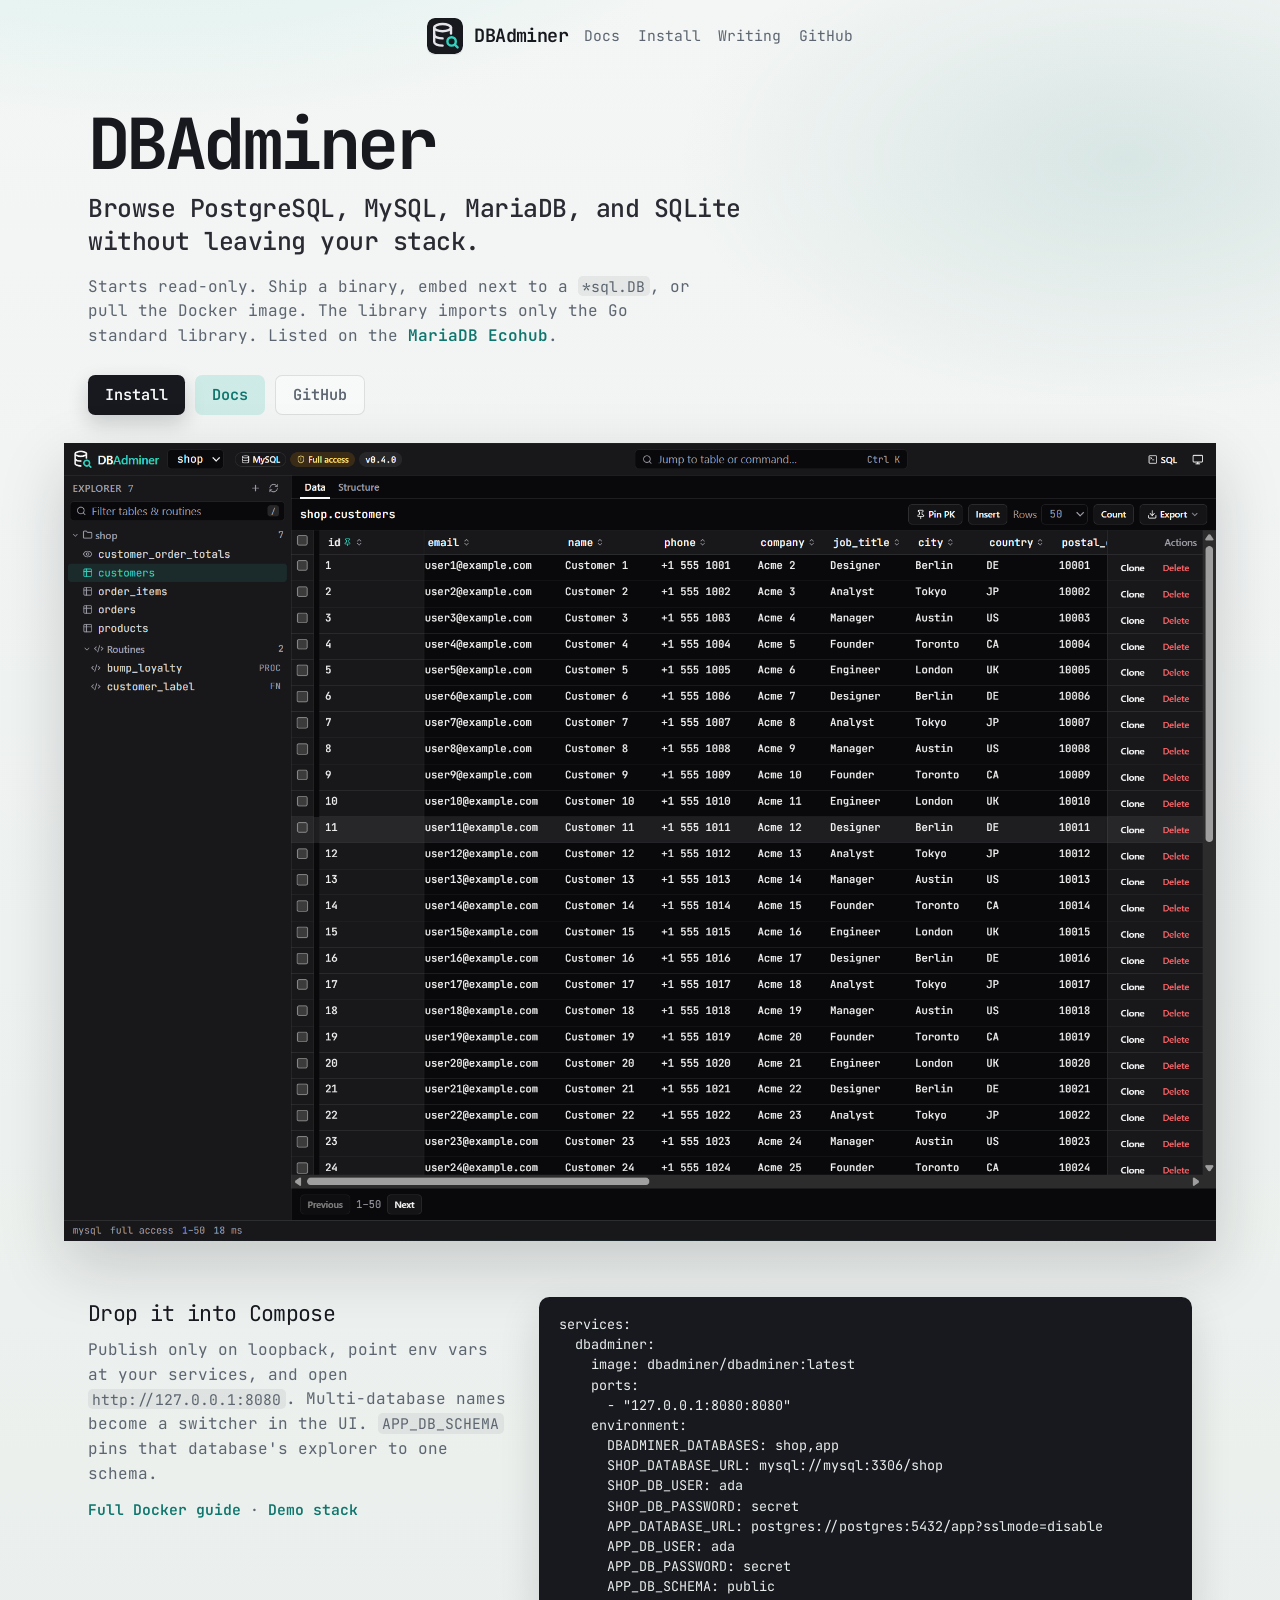
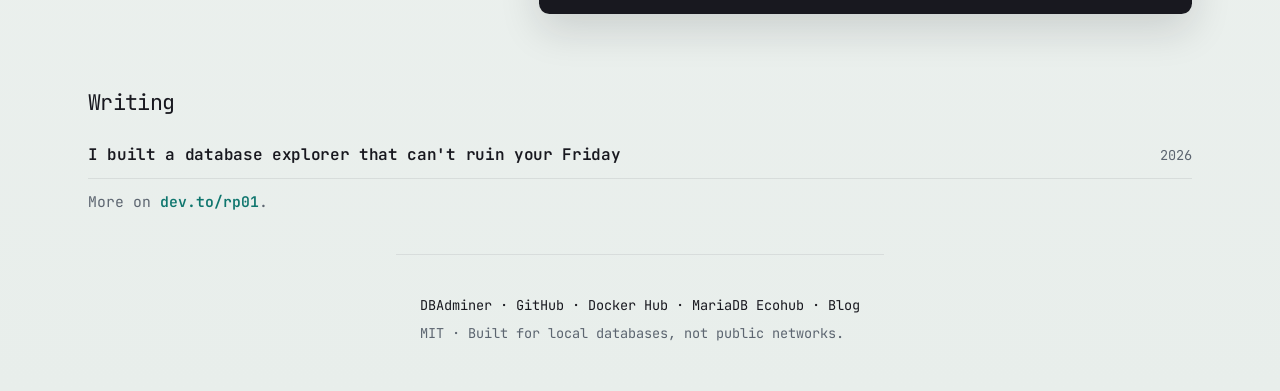
<file: index.html>
<!doctype html>
<html lang="en">
	<head>
		<meta charset="utf-8" />
		<meta name="viewport" content="width=device-width, initial-scale=1" />
		<meta name="text-scale" content="scale" />
		<link href="./_app/immutable/entry/start.IQ3_7JUY.js" rel="modulepreload">
		<link href="./_app/immutable/entry/payload.DSmR2FwN.js" rel="modulepreload">
		<link href="./_app/immutable/chunks/DclECHGd.js" rel="modulepreload">
		<link href="./_app/immutable/chunks/B1r1QuWP.js" rel="modulepreload">
		<link href="./_app/immutable/chunks/CEhEv8CO.js" rel="modulepreload">
		<link href="./_app/immutable/chunks/Dq0He8JO.js" rel="modulepreload">
		<link href="./_app/immutable/entry/app.2NiUg59D.js" rel="modulepreload">
		<link href="./_app/immutable/nodes/0.CXHmW_wT.js" rel="modulepreload">
		<link href="./_app/immutable/chunks/BqRiXfu2.js" rel="modulepreload">
		<link href="./_app/immutable/chunks/Ckk4V6ec.js" rel="modulepreload">
		<link href="./_app/immutable/nodes/3.C_Anhqym.js" rel="modulepreload">
		<!--12qhfyh--><link rel="icon" href="/favicon.svg"/> <meta name="description" content="Start read-only. Download a binary, embed it next to a *sql.DB, or pull the Docker image."/> <meta property="og:title" content="DBAdminer"/> <meta property="og:description" content="Start read-only. Download a binary, embed it next to a *sql.DB, or pull the Docker image."/> <meta property="og:image" content="https://dbadminer.github.io/screenshot.png"/> <meta property="og:url" content="https://dbadminer.github.io"/> <meta name="twitter:card" content="summary_large_image"/><!----><!--1uha8ag--><!----><title>DBAdminer — database explorer for Go</title>
		<link href="./_app/immutable/assets/0.fzq8kKC5.css" rel="stylesheet">
		<link href="./_app/immutable/assets/3.CEhA4wqC.css" rel="stylesheet">
	</head>
	<body data-sveltekit-preload-data="hover">
		<div style="display: contents"><!--[--><!--[--><!--[0--><!--[--><div class="shell svelte-12qhfyh"><header class="site-header svelte-a8kxe2"><a class="brand svelte-a8kxe2" href="/"><img src="/logo.svg" alt="" width="36" height="36" class="svelte-a8kxe2"/> <span>DBAdminer</span></a> <nav aria-label="Primary" class="svelte-a8kxe2"><!--[--><!--[-1--><a href="/docs/" class="svelte-a8kxe2">Docs</a><!--]--><!--[-1--><a href="/docs/install/" class="svelte-a8kxe2">Install</a><!--]--><!--[-1--><a href="/#writing" class="svelte-a8kxe2">Writing</a><!--]--><!--[0--><a href="https://github.com/dbadminer/dbadminer" rel="noopener noreferrer" target="_blank" class="svelte-a8kxe2">GitHub</a><!--]--><!--]--></nav></header><!----> <main class="svelte-12qhfyh"><!--[--><!--[-1--><!--[--><section class="hero svelte-1uha8ag"><div class="copy svelte-1uha8ag"><p class="brand svelte-1uha8ag">DBAdminer</p> <h1 class="svelte-1uha8ag">Browse PostgreSQL, MySQL, MariaDB, and SQLite without leaving your stack.</h1> <p class="lede svelte-1uha8ag">Starts read-only. Ship a binary, embed next to a <code class="svelte-1uha8ag">*sql.DB</code>, or pull the Docker
			image. The library imports only the Go standard library. Listed on the <a href="https://ecohub.mariadb.org/database-management/dbadminer" rel="noopener noreferrer" target="_blank" class="svelte-1uha8ag">MariaDB Ecohub</a>.</p> <div class="ctas svelte-1uha8ag"><a class="primary svelte-1uha8ag" href="/docs/install/">Install</a> <a class="secondary svelte-1uha8ag" href="/docs/">Docs</a> <a class="ghost svelte-1uha8ag" href="https://github.com/dbadminer/dbadminer" rel="noopener noreferrer" target="_blank">GitHub</a></div></div></section> <section class="visual svelte-1uha8ag" aria-label="Product screenshot"><div class="frame svelte-1uha8ag"><img src="/screenshot.png" alt="DBAdminer browsing MySQL shop.customers with tables and routines in the explorer" width="1600" height="1000" class="svelte-1uha8ag"/></div></section> <section class="compose svelte-1uha8ag"><div class="compose-copy svelte-1uha8ag"><h2 class="svelte-1uha8ag">Drop it into Compose</h2> <p class="svelte-1uha8ag">Publish only on loopback, point env vars at your services, and open <code class="svelte-1uha8ag">http://127.0.0.1:8080</code>. Multi-database names become a switcher in the UI. <code class="svelte-1uha8ag">APP_DB_SCHEMA</code> pins that database's explorer to one schema.</p> <p class="more svelte-1uha8ag"><a href="/docs/docker/" class="svelte-1uha8ag">Full Docker guide</a> · <a href="https://github.com/dbadminer/dbadminer/tree/main/examples/demo" rel="noopener noreferrer" target="_blank" class="svelte-1uha8ag">Demo stack</a></p></div> <pre class="svelte-1uha8ag"><code class="svelte-1uha8ag">services:
  dbadminer:
    image: dbadminer/dbadminer:latest
    ports:
      - "127.0.0.1:8080:8080"
    environment:
      DBADMINER_DATABASES: shop,app
      SHOP_DATABASE_URL: mysql://mysql:3306/shop
      SHOP_DB_USER: ada
      SHOP_DB_PASSWORD: secret
      APP_DATABASE_URL: postgres://postgres:5432/app?sslmode=disable
      APP_DB_USER: ada
      APP_DB_PASSWORD: secret
      APP_DB_SCHEMA: public</code></pre></section> <section id="writing" class="writing svelte-1uha8ag"><h2 class="svelte-1uha8ag">Writing</h2> <ul class="svelte-1uha8ag"><!--[--><li class="svelte-1uha8ag"><a href="https://dev.to/rp01/i-built-a-database-explorer-that-cant-ruin-your-friday-hnh" rel="noopener noreferrer" target="_blank" class="svelte-1uha8ag">I built a database explorer that can't ruin your Friday</a> <span class="svelte-1uha8ag">2026</span></li><!--]--></ul> <p class="more svelte-1uha8ag">More on <a href="https://dev.to/rp01" rel="noopener noreferrer" target="_blank" class="svelte-1uha8ag">dev.to/rp01</a>.</p></section><!--]--><!--]--><!--]--><!----></main> <footer class="site-footer svelte-4jwo3w"><p class="svelte-4jwo3w"><a href="/" class="svelte-4jwo3w">DBAdminer</a> · <a href="https://github.com/dbadminer/dbadminer" rel="noopener noreferrer" target="_blank" class="svelte-4jwo3w">GitHub</a> · <a href="https://hub.docker.com/r/dbadminer/dbadminer" rel="noopener noreferrer" target="_blank" class="svelte-4jwo3w">Docker Hub</a> · <a href="https://ecohub.mariadb.org/database-management/dbadminer" rel="noopener noreferrer" target="_blank" class="svelte-4jwo3w">MariaDB Ecohub</a> · <a href="https://dev.to/rp01/i-built-a-database-explorer-that-cant-ruin-your-friday-hnh" rel="noopener noreferrer" target="_blank" class="svelte-4jwo3w">Blog</a></p> <p class="muted svelte-4jwo3w">MIT · Built for local databases, not public networks.</p></footer><!----></div><!--]--><!--]--><!--]--><!----> <!--[-1--><!--]--><!--]-->
			
			<script>
				{
					__sveltekit_2khhbn = {
						base: new URL(".", location).pathname.slice(0, -1),
						version: "1795788056239"
					};

					const element = document.currentScript.parentElement;

					import("./_app/immutable/entry/start.IQ3_7JUY.js").then(async (kit) => {
						kit.init(__sveltekit_2khhbn);
						const app = await import("./_app/immutable/entry/app.2NiUg59D.js");
						kit.start(app, element, {
							node_ids: [0, 3],
							data: [null,null],
							form: null,
							error: null
						});
					});
				}
			</script>
		</div>
	</body>
</html>
</file>
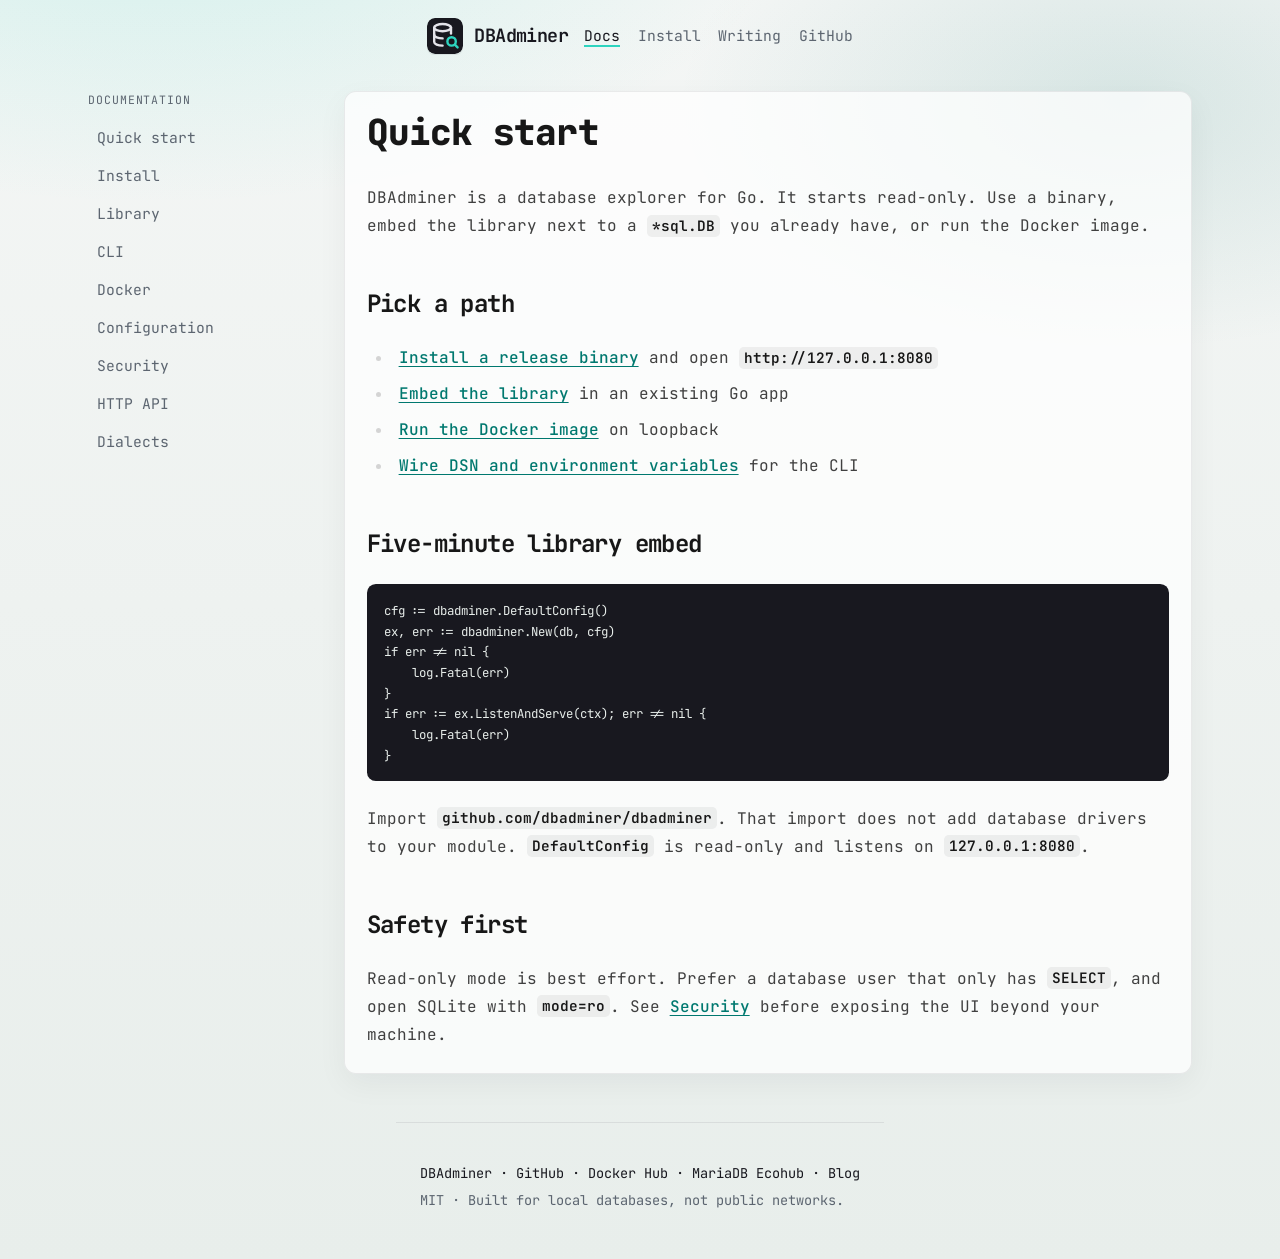
<file: docs/index.html>
<!doctype html>
<html lang="en">
	<head>
		<meta charset="utf-8" />
		<meta name="viewport" content="width=device-width, initial-scale=1" />
		<meta name="text-scale" content="scale" />
		<link href="../_app/immutable/entry/start.IQ3_7JUY.js" rel="modulepreload">
		<link href="../_app/immutable/entry/payload.DSmR2FwN.js" rel="modulepreload">
		<link href="../_app/immutable/chunks/DclECHGd.js" rel="modulepreload">
		<link href="../_app/immutable/chunks/B1r1QuWP.js" rel="modulepreload">
		<link href="../_app/immutable/chunks/CEhEv8CO.js" rel="modulepreload">
		<link href="../_app/immutable/chunks/Dq0He8JO.js" rel="modulepreload">
		<link href="../_app/immutable/entry/app.2NiUg59D.js" rel="modulepreload">
		<link href="../_app/immutable/nodes/0.CXHmW_wT.js" rel="modulepreload">
		<link href="../_app/immutable/chunks/BqRiXfu2.js" rel="modulepreload">
		<link href="../_app/immutable/chunks/Ckk4V6ec.js" rel="modulepreload">
		<link href="../_app/immutable/nodes/2.BVaAukDi.js" rel="modulepreload">
		<link href="../_app/immutable/nodes/4.B1yjdG4o.js" rel="modulepreload">
		<!--12qhfyh--><link rel="icon" href="/favicon.svg"/> <meta name="description" content="Start read-only. Download a binary, embed it next to a *sql.DB, or pull the Docker image."/> <meta property="og:title" content="DBAdminer"/> <meta property="og:description" content="Start read-only. Download a binary, embed it next to a *sql.DB, or pull the Docker image."/> <meta property="og:image" content="https://dbadminer.github.io/screenshot.png"/> <meta property="og:url" content="https://dbadminer.github.io"/> <meta name="twitter:card" content="summary_large_image"/><!----><!--1xmjmrw--><!----><title>Quick start · DBAdminer</title>
		<link href="../_app/immutable/assets/0.fzq8kKC5.css" rel="stylesheet">
		<link href="../_app/immutable/assets/2.KZYM3XbC.css" rel="stylesheet">
	</head>
	<body data-sveltekit-preload-data="hover">
		<div style="display: contents"><!--[--><!--[--><!--[0--><!--[--><div class="shell svelte-12qhfyh"><header class="site-header svelte-a8kxe2"><a class="brand svelte-a8kxe2" href="/"><img src="/logo.svg" alt="" width="36" height="36" class="svelte-a8kxe2"/> <span>DBAdminer</span></a> <nav aria-label="Primary" class="svelte-a8kxe2"><!--[--><!--[-1--><a href="/docs/" aria-current="page" class="svelte-a8kxe2">Docs</a><!--]--><!--[-1--><a href="/docs/install/" class="svelte-a8kxe2">Install</a><!--]--><!--[-1--><a href="/#writing" class="svelte-a8kxe2">Writing</a><!--]--><!--[0--><a href="https://github.com/dbadminer/dbadminer" rel="noopener noreferrer" target="_blank" class="svelte-a8kxe2">GitHub</a><!--]--><!--]--></nav></header><!----> <main class="svelte-12qhfyh"><!--[--><!--[0--><!--[--><div class="docs svelte-1bpnej"><aside class="sidebar svelte-py31u9"><p class="label svelte-py31u9">Documentation</p> <nav aria-label="Docs" class="svelte-py31u9"><!--[--><a href="/docs/" aria-current="page" class="svelte-py31u9">Quick start</a><a href="/docs/install/" class="svelte-py31u9">Install</a><a href="/docs/library/" class="svelte-py31u9">Library</a><a href="/docs/cli/" class="svelte-py31u9">CLI</a><a href="/docs/docker/" class="svelte-py31u9">Docker</a><a href="/docs/configuration/" class="svelte-py31u9">Configuration</a><a href="/docs/security/" class="svelte-py31u9">Security</a><a href="/docs/http-api/" class="svelte-py31u9">HTTP API</a><a href="/docs/dialects/" class="svelte-py31u9">Dialects</a><!--]--></nav></aside><!----> <article class="prose prose-neutral max-w-none prose-headings:tracking-tight prose-a:text-teal-700 prose-code:before:content-none prose-code:after:content-none svelte-1bpnej"><!--[--><!--[-1--><!--[--><h1>Quick start</h1> <p>DBAdminer is a database explorer for Go. It starts read-only. Use a binary, embed the library next
	to a <code>*sql.DB</code> you already have, or run the Docker image.</p> <h2>Pick a path</h2> <ul><li><a href="/docs/install/">Install a release binary</a> and open <code>http://127.0.0.1:8080</code></li> <li><a href="/docs/library/">Embed the library</a> in an existing Go app</li> <li><a href="/docs/docker/">Run the Docker image</a> on loopback</li> <li><a href="/docs/cli/">Wire DSN and environment variables</a> for the CLI</li></ul> <h2>Five-minute library embed</h2> <pre><code>cfg := dbadminer.DefaultConfig()
ex, err := dbadminer.New(db, cfg)
if err != nil {
	log.Fatal(err)
}
if err := ex.ListenAndServe(ctx); err != nil {
	log.Fatal(err)
}</code></pre> <p>Import <code>github.com/dbadminer/dbadminer</code>. That import does not add database drivers to your
	module. <code>DefaultConfig</code> is read-only and listens on <code>127.0.0.1:8080</code>.</p> <h2>Safety first</h2> <p>Read-only mode is best effort. Prefer a database user that only has <code>SELECT</code>, and open
	SQLite with <code>mode=ro</code>. See <a href="/docs/security/">Security</a> before exposing the UI
	beyond your machine.</p><!--]--><!--]--><!--]--><!----></article></div><!--]--><!--]--><!--]--><!----></main> <footer class="site-footer svelte-4jwo3w"><p class="svelte-4jwo3w"><a href="/" class="svelte-4jwo3w">DBAdminer</a> · <a href="https://github.com/dbadminer/dbadminer" rel="noopener noreferrer" target="_blank" class="svelte-4jwo3w">GitHub</a> · <a href="https://hub.docker.com/r/dbadminer/dbadminer" rel="noopener noreferrer" target="_blank" class="svelte-4jwo3w">Docker Hub</a> · <a href="https://ecohub.mariadb.org/database-management/dbadminer" rel="noopener noreferrer" target="_blank" class="svelte-4jwo3w">MariaDB Ecohub</a> · <a href="https://dev.to/rp01/i-built-a-database-explorer-that-cant-ruin-your-friday-hnh" rel="noopener noreferrer" target="_blank" class="svelte-4jwo3w">Blog</a></p> <p class="muted svelte-4jwo3w">MIT · Built for local databases, not public networks.</p></footer><!----></div><!--]--><!--]--><!--]--><!----> <!--[-1--><!--]--><!--]-->
			
			<script>
				{
					__sveltekit_2khhbn = {
						base: new URL("..", location).pathname.slice(0, -1),
						version: "1795788056239"
					};

					const element = document.currentScript.parentElement;

					import("../_app/immutable/entry/start.IQ3_7JUY.js").then(async (kit) => {
						kit.init(__sveltekit_2khhbn);
						const app = await import("../_app/immutable/entry/app.2NiUg59D.js");
						kit.start(app, element, {
							node_ids: [0, 2, 4],
							data: [null,null,null],
							form: null,
							error: null
						});
					});
				}
			</script>
		</div>
	</body>
</html>
</file>
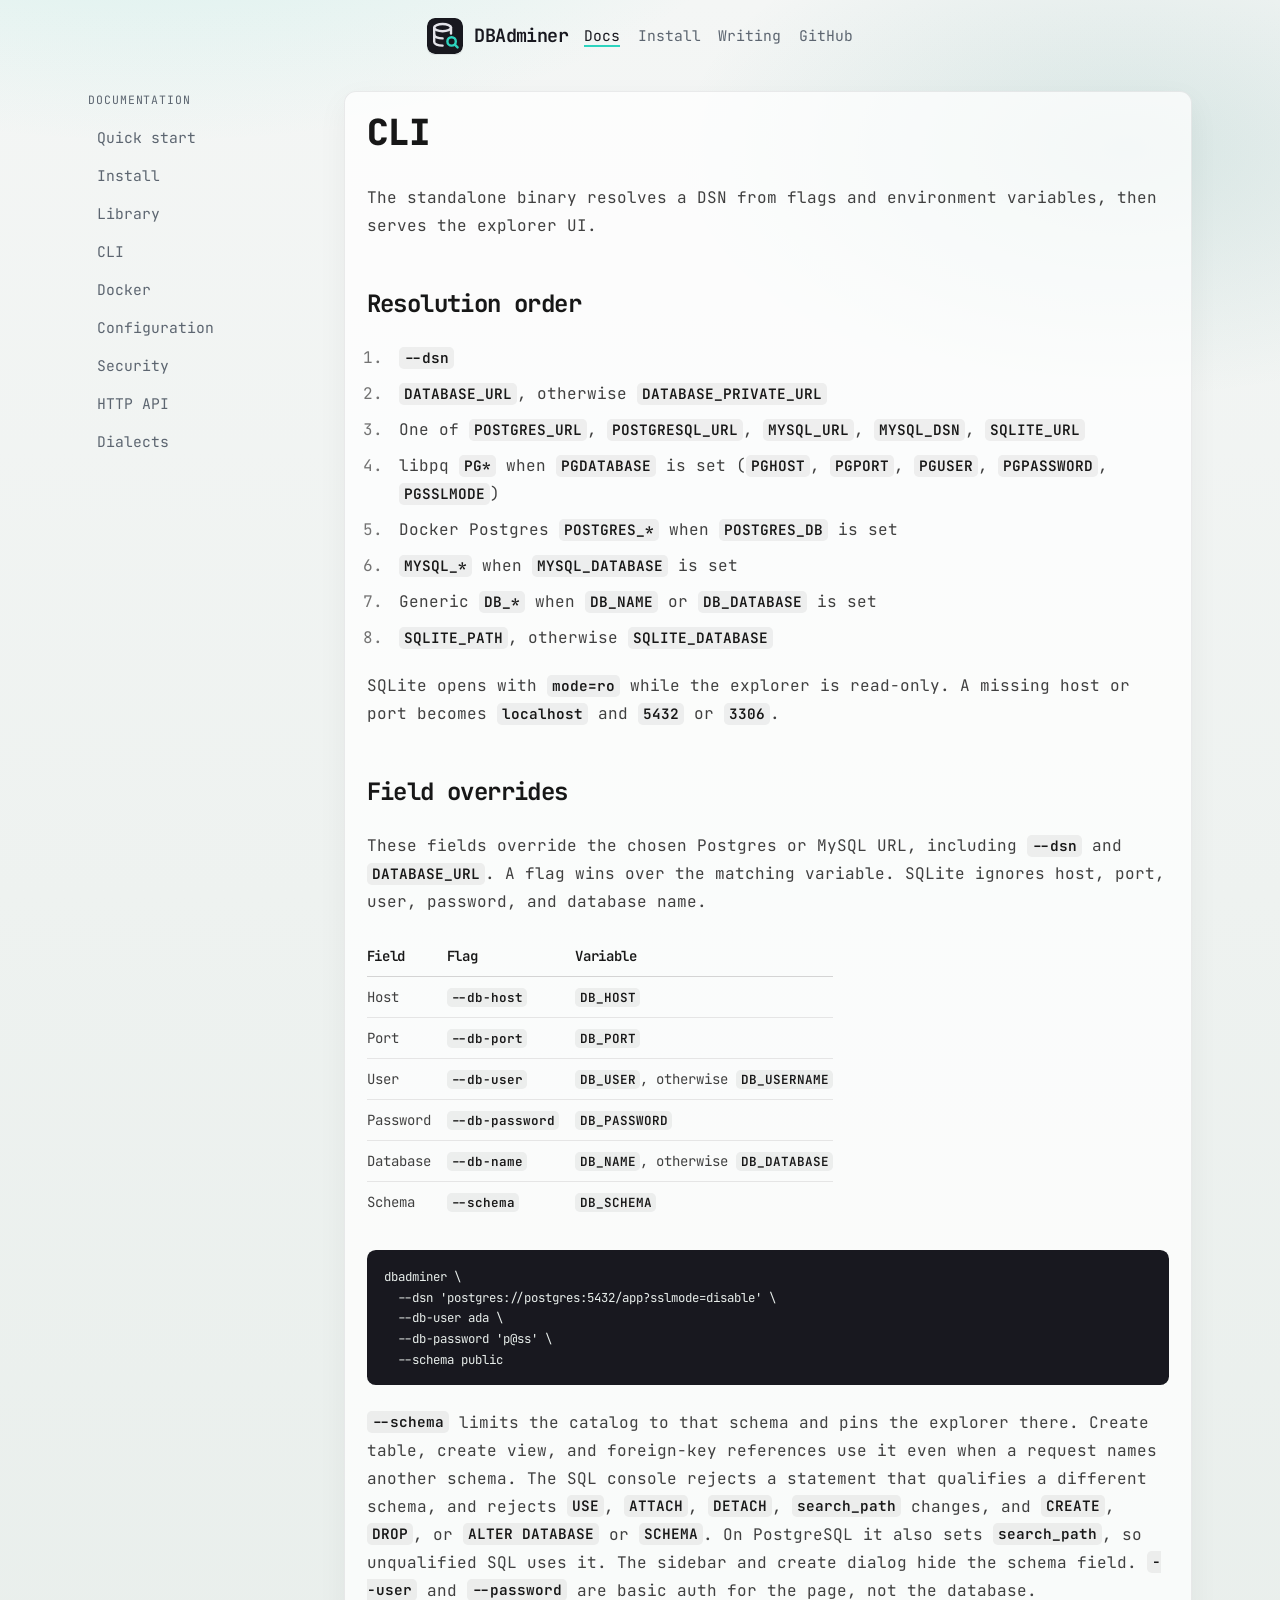
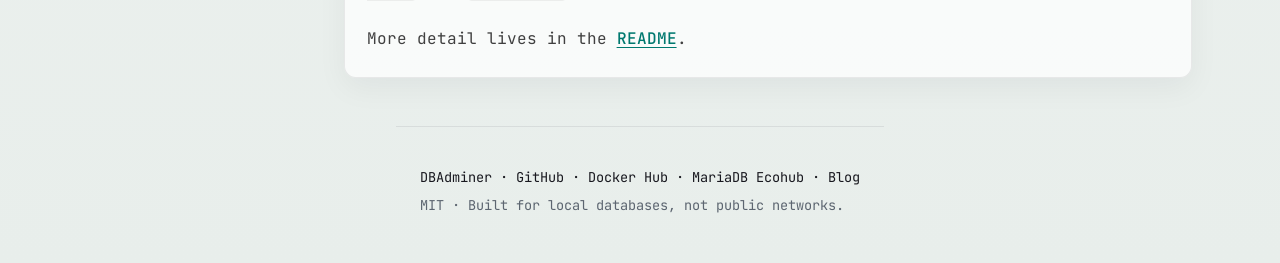
<file: docs/cli/index.html>
<!doctype html>
<html lang="en">
	<head>
		<meta charset="utf-8" />
		<meta name="viewport" content="width=device-width, initial-scale=1" />
		<meta name="text-scale" content="scale" />
		<link href="../../_app/immutable/entry/start.IQ3_7JUY.js" rel="modulepreload">
		<link href="../../_app/immutable/entry/payload.DSmR2FwN.js" rel="modulepreload">
		<link href="../../_app/immutable/chunks/DclECHGd.js" rel="modulepreload">
		<link href="../../_app/immutable/chunks/B1r1QuWP.js" rel="modulepreload">
		<link href="../../_app/immutable/chunks/CEhEv8CO.js" rel="modulepreload">
		<link href="../../_app/immutable/chunks/Dq0He8JO.js" rel="modulepreload">
		<link href="../../_app/immutable/entry/app.2NiUg59D.js" rel="modulepreload">
		<link href="../../_app/immutable/nodes/0.CXHmW_wT.js" rel="modulepreload">
		<link href="../../_app/immutable/chunks/BqRiXfu2.js" rel="modulepreload">
		<link href="../../_app/immutable/chunks/Ckk4V6ec.js" rel="modulepreload">
		<link href="../../_app/immutable/nodes/2.BVaAukDi.js" rel="modulepreload">
		<link href="../../_app/immutable/nodes/5.DV2EP7FW.js" rel="modulepreload">
		<!--12qhfyh--><link rel="icon" href="/favicon.svg"/> <meta name="description" content="Start read-only. Download a binary, embed it next to a *sql.DB, or pull the Docker image."/> <meta property="og:title" content="DBAdminer"/> <meta property="og:description" content="Start read-only. Download a binary, embed it next to a *sql.DB, or pull the Docker image."/> <meta property="og:image" content="https://dbadminer.github.io/screenshot.png"/> <meta property="og:url" content="https://dbadminer.github.io"/> <meta name="twitter:card" content="summary_large_image"/><!----><!--y492lb--><!----><title>CLI · DBAdminer</title>
		<link href="../../_app/immutable/assets/0.fzq8kKC5.css" rel="stylesheet">
		<link href="../../_app/immutable/assets/2.KZYM3XbC.css" rel="stylesheet">
	</head>
	<body data-sveltekit-preload-data="hover">
		<div style="display: contents"><!--[--><!--[--><!--[0--><!--[--><div class="shell svelte-12qhfyh"><header class="site-header svelte-a8kxe2"><a class="brand svelte-a8kxe2" href="/"><img src="/logo.svg" alt="" width="36" height="36" class="svelte-a8kxe2"/> <span>DBAdminer</span></a> <nav aria-label="Primary" class="svelte-a8kxe2"><!--[--><!--[-1--><a href="/docs/" aria-current="page" class="svelte-a8kxe2">Docs</a><!--]--><!--[-1--><a href="/docs/install/" class="svelte-a8kxe2">Install</a><!--]--><!--[-1--><a href="/#writing" class="svelte-a8kxe2">Writing</a><!--]--><!--[0--><a href="https://github.com/dbadminer/dbadminer" rel="noopener noreferrer" target="_blank" class="svelte-a8kxe2">GitHub</a><!--]--><!--]--></nav></header><!----> <main class="svelte-12qhfyh"><!--[--><!--[0--><!--[--><div class="docs svelte-1bpnej"><aside class="sidebar svelte-py31u9"><p class="label svelte-py31u9">Documentation</p> <nav aria-label="Docs" class="svelte-py31u9"><!--[--><a href="/docs/" class="svelte-py31u9">Quick start</a><a href="/docs/install/" class="svelte-py31u9">Install</a><a href="/docs/library/" class="svelte-py31u9">Library</a><a href="/docs/cli/" aria-current="page" class="svelte-py31u9">CLI</a><a href="/docs/docker/" class="svelte-py31u9">Docker</a><a href="/docs/configuration/" class="svelte-py31u9">Configuration</a><a href="/docs/security/" class="svelte-py31u9">Security</a><a href="/docs/http-api/" class="svelte-py31u9">HTTP API</a><a href="/docs/dialects/" class="svelte-py31u9">Dialects</a><!--]--></nav></aside><!----> <article class="prose prose-neutral max-w-none prose-headings:tracking-tight prose-a:text-teal-700 prose-code:before:content-none prose-code:after:content-none svelte-1bpnej"><!--[--><!--[-1--><!--[--><h1>CLI</h1> <p>The standalone binary resolves a DSN from flags and environment variables, then serves the explorer
	UI.</p> <h2>Resolution order</h2> <ol><li><code>--dsn</code></li> <li><code>DATABASE_URL</code>, otherwise <code>DATABASE_PRIVATE_URL</code></li> <li>One of <code>POSTGRES_URL</code>, <code>POSTGRESQL_URL</code>, <code>MYSQL_URL</code>, <code>MYSQL_DSN</code>, <code>SQLITE_URL</code></li> <li>libpq <code>PG*</code> when <code>PGDATABASE</code> is set (<code>PGHOST</code>, <code>PGPORT</code>, <code>PGUSER</code>, <code>PGPASSWORD</code>, <code>PGSSLMODE</code>)</li> <li>Docker Postgres <code>POSTGRES_*</code> when <code>POSTGRES_DB</code> is set</li> <li><code>MYSQL_*</code> when <code>MYSQL_DATABASE</code> is set</li> <li>Generic <code>DB_*</code> when <code>DB_NAME</code> or <code>DB_DATABASE</code> is set</li> <li><code>SQLITE_PATH</code>, otherwise <code>SQLITE_DATABASE</code></li></ol> <p>SQLite opens with <code>mode=ro</code> while the explorer is read-only. A missing host or port
	becomes <code>localhost</code> and <code>5432</code> or <code>3306</code>.</p> <h2>Field overrides</h2> <p>These fields override the chosen Postgres or MySQL URL, including <code>--dsn</code> and <code>DATABASE_URL</code>. A flag wins over the matching variable. SQLite ignores host, port, user,
	password, and database name.</p> <table><thead><tr><th>Field</th><th>Flag</th><th>Variable</th></tr></thead><tbody><tr><td>Host</td><td><code>--db-host</code></td><td><code>DB_HOST</code></td></tr><tr><td>Port</td><td><code>--db-port</code></td><td><code>DB_PORT</code></td></tr><tr><td>User</td><td><code>--db-user</code></td><td><code>DB_USER</code>, otherwise <code>DB_USERNAME</code></td></tr><tr><td>Password</td><td><code>--db-password</code></td><td><code>DB_PASSWORD</code></td></tr><tr><td>Database</td><td><code>--db-name</code></td><td><code>DB_NAME</code>, otherwise <code>DB_DATABASE</code></td></tr><tr><td>Schema</td><td><code>--schema</code></td><td><code>DB_SCHEMA</code></td></tr></tbody></table> <pre><code>dbadminer \
  --dsn 'postgres://postgres:5432/app?sslmode=disable' \
  --db-user ada \
  --db-password 'p@ss' \
  --schema public</code></pre> <p><code>--schema</code> limits the catalog to that schema and pins the explorer there. Create
	table, create view, and foreign-key references use it even when a request names another schema.
	The SQL console rejects a statement that qualifies a different schema, and rejects <code>USE</code>, <code>ATTACH</code>, <code>DETACH</code>, <code>search_path</code> changes, and <code>CREATE</code>, <code>DROP</code>, or <code>ALTER DATABASE</code> or <code>SCHEMA</code>. On
	PostgreSQL it also sets <code>search_path</code>, so unqualified SQL uses it. The sidebar and
	create dialog hide the schema field. <code>--user</code> and <code>--password</code> are basic
	auth for the page, not the database.</p> <p>More detail lives in the <a href="https://github.com/dbadminer/dbadminer" rel="noopener noreferrer" target="_blank">README</a>.</p><!--]--><!--]--><!--]--><!----></article></div><!--]--><!--]--><!--]--><!----></main> <footer class="site-footer svelte-4jwo3w"><p class="svelte-4jwo3w"><a href="/" class="svelte-4jwo3w">DBAdminer</a> · <a href="https://github.com/dbadminer/dbadminer" rel="noopener noreferrer" target="_blank" class="svelte-4jwo3w">GitHub</a> · <a href="https://hub.docker.com/r/dbadminer/dbadminer" rel="noopener noreferrer" target="_blank" class="svelte-4jwo3w">Docker Hub</a> · <a href="https://ecohub.mariadb.org/database-management/dbadminer" rel="noopener noreferrer" target="_blank" class="svelte-4jwo3w">MariaDB Ecohub</a> · <a href="https://dev.to/rp01/i-built-a-database-explorer-that-cant-ruin-your-friday-hnh" rel="noopener noreferrer" target="_blank" class="svelte-4jwo3w">Blog</a></p> <p class="muted svelte-4jwo3w">MIT · Built for local databases, not public networks.</p></footer><!----></div><!--]--><!--]--><!--]--><!----> <!--[-1--><!--]--><!--]-->
			
			<script>
				{
					__sveltekit_2khhbn = {
						base: new URL("../..", location).pathname.slice(0, -1),
						version: "1795788056239"
					};

					const element = document.currentScript.parentElement;

					import("../../_app/immutable/entry/start.IQ3_7JUY.js").then(async (kit) => {
						kit.init(__sveltekit_2khhbn);
						const app = await import("../../_app/immutable/entry/app.2NiUg59D.js");
						kit.start(app, element, {
							node_ids: [0, 2, 5],
							data: [null,null,null],
							form: null,
							error: null
						});
					});
				}
			</script>
		</div>
	</body>
</html>
</file>
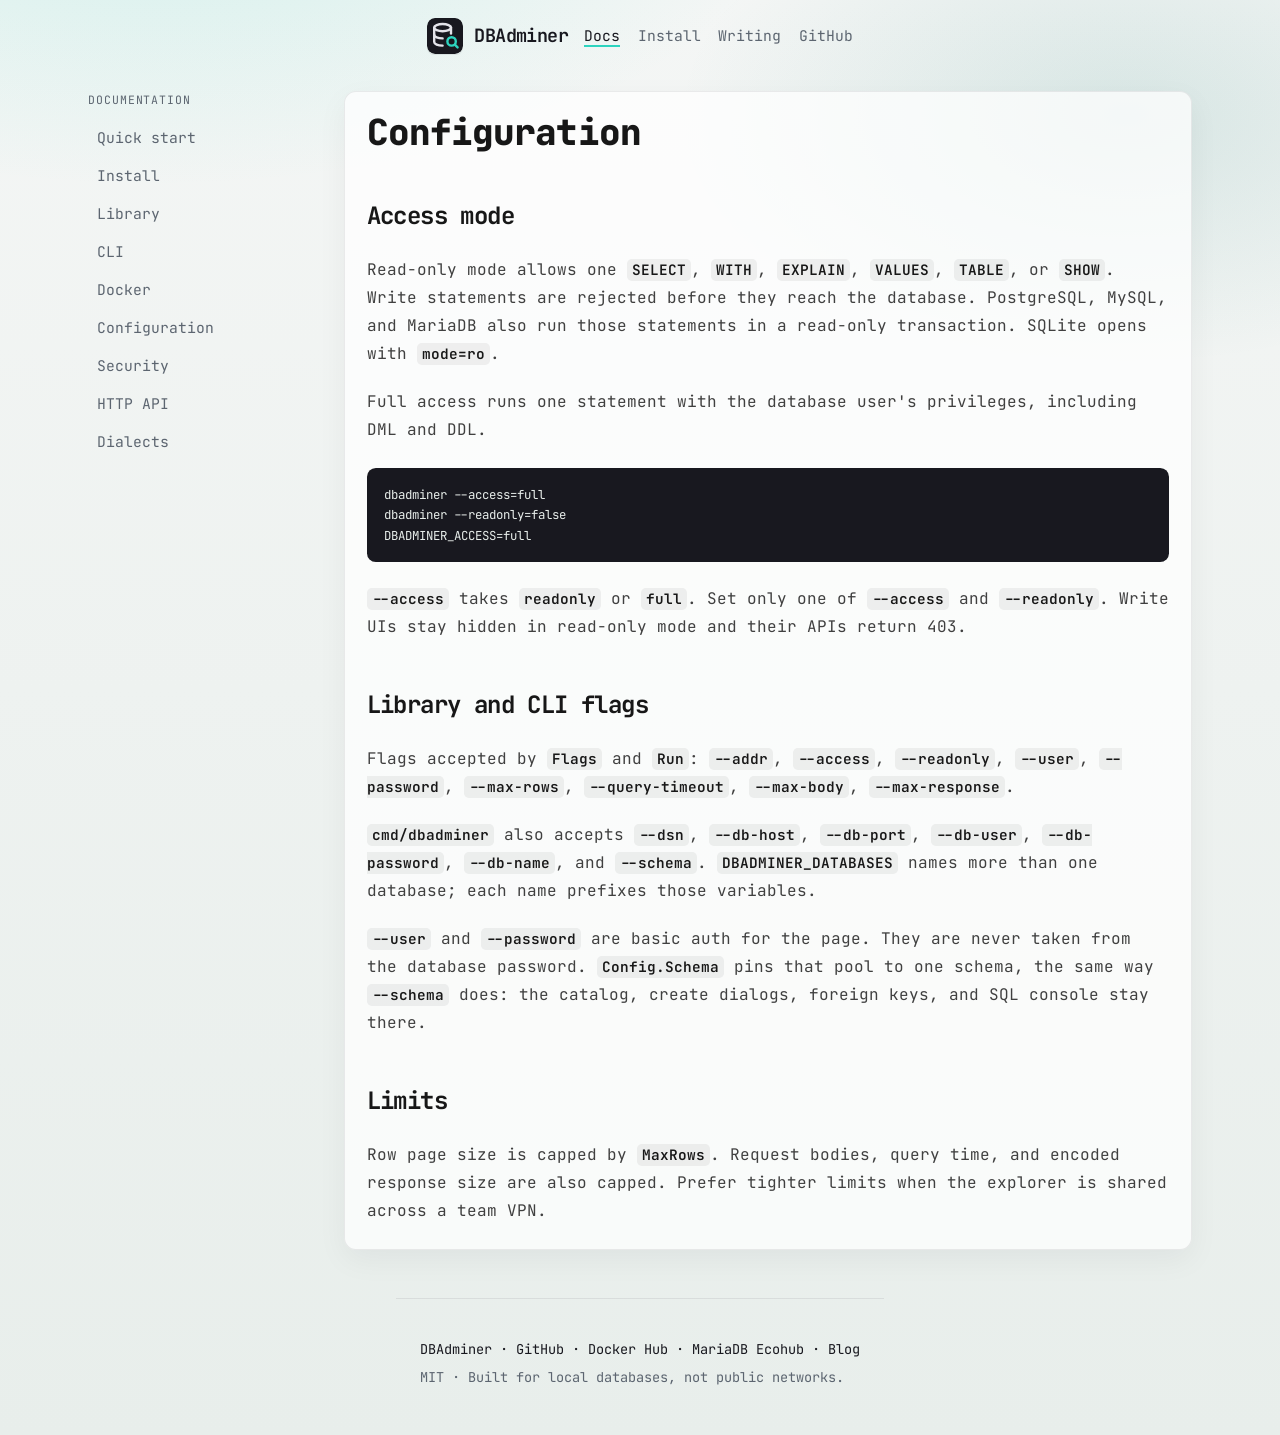
<file: docs/configuration/index.html>
<!doctype html>
<html lang="en">
	<head>
		<meta charset="utf-8" />
		<meta name="viewport" content="width=device-width, initial-scale=1" />
		<meta name="text-scale" content="scale" />
		<link href="../../_app/immutable/entry/start.IQ3_7JUY.js" rel="modulepreload">
		<link href="../../_app/immutable/entry/payload.DSmR2FwN.js" rel="modulepreload">
		<link href="../../_app/immutable/chunks/DclECHGd.js" rel="modulepreload">
		<link href="../../_app/immutable/chunks/B1r1QuWP.js" rel="modulepreload">
		<link href="../../_app/immutable/chunks/CEhEv8CO.js" rel="modulepreload">
		<link href="../../_app/immutable/chunks/Dq0He8JO.js" rel="modulepreload">
		<link href="../../_app/immutable/entry/app.2NiUg59D.js" rel="modulepreload">
		<link href="../../_app/immutable/nodes/0.CXHmW_wT.js" rel="modulepreload">
		<link href="../../_app/immutable/chunks/BqRiXfu2.js" rel="modulepreload">
		<link href="../../_app/immutable/chunks/Ckk4V6ec.js" rel="modulepreload">
		<link href="../../_app/immutable/nodes/2.BVaAukDi.js" rel="modulepreload">
		<link href="../../_app/immutable/nodes/6.DZKoUhmT.js" rel="modulepreload">
		<!--12qhfyh--><link rel="icon" href="/favicon.svg"/> <meta name="description" content="Start read-only. Download a binary, embed it next to a *sql.DB, or pull the Docker image."/> <meta property="og:title" content="DBAdminer"/> <meta property="og:description" content="Start read-only. Download a binary, embed it next to a *sql.DB, or pull the Docker image."/> <meta property="og:image" content="https://dbadminer.github.io/screenshot.png"/> <meta property="og:url" content="https://dbadminer.github.io"/> <meta name="twitter:card" content="summary_large_image"/><!----><!--1q9ccmj--><!----><title>Configuration · DBAdminer</title>
		<link href="../../_app/immutable/assets/0.fzq8kKC5.css" rel="stylesheet">
		<link href="../../_app/immutable/assets/2.KZYM3XbC.css" rel="stylesheet">
	</head>
	<body data-sveltekit-preload-data="hover">
		<div style="display: contents"><!--[--><!--[--><!--[0--><!--[--><div class="shell svelte-12qhfyh"><header class="site-header svelte-a8kxe2"><a class="brand svelte-a8kxe2" href="/"><img src="/logo.svg" alt="" width="36" height="36" class="svelte-a8kxe2"/> <span>DBAdminer</span></a> <nav aria-label="Primary" class="svelte-a8kxe2"><!--[--><!--[-1--><a href="/docs/" aria-current="page" class="svelte-a8kxe2">Docs</a><!--]--><!--[-1--><a href="/docs/install/" class="svelte-a8kxe2">Install</a><!--]--><!--[-1--><a href="/#writing" class="svelte-a8kxe2">Writing</a><!--]--><!--[0--><a href="https://github.com/dbadminer/dbadminer" rel="noopener noreferrer" target="_blank" class="svelte-a8kxe2">GitHub</a><!--]--><!--]--></nav></header><!----> <main class="svelte-12qhfyh"><!--[--><!--[0--><!--[--><div class="docs svelte-1bpnej"><aside class="sidebar svelte-py31u9"><p class="label svelte-py31u9">Documentation</p> <nav aria-label="Docs" class="svelte-py31u9"><!--[--><a href="/docs/" class="svelte-py31u9">Quick start</a><a href="/docs/install/" class="svelte-py31u9">Install</a><a href="/docs/library/" class="svelte-py31u9">Library</a><a href="/docs/cli/" class="svelte-py31u9">CLI</a><a href="/docs/docker/" class="svelte-py31u9">Docker</a><a href="/docs/configuration/" aria-current="page" class="svelte-py31u9">Configuration</a><a href="/docs/security/" class="svelte-py31u9">Security</a><a href="/docs/http-api/" class="svelte-py31u9">HTTP API</a><a href="/docs/dialects/" class="svelte-py31u9">Dialects</a><!--]--></nav></aside><!----> <article class="prose prose-neutral max-w-none prose-headings:tracking-tight prose-a:text-teal-700 prose-code:before:content-none prose-code:after:content-none svelte-1bpnej"><!--[--><!--[-1--><!--[--><h1>Configuration</h1> <h2>Access mode</h2> <p>Read-only mode allows one <code>SELECT</code>, <code>WITH</code>, <code>EXPLAIN</code>, <code>VALUES</code>, <code>TABLE</code>, or <code>SHOW</code>. Write statements are rejected before
	they reach the database. PostgreSQL, MySQL, and MariaDB also run those statements in a read-only
	transaction. SQLite opens with <code>mode=ro</code>.</p> <p>Full access runs one statement with the database user's privileges, including DML and DDL.</p> <pre><code>dbadminer --access=full
dbadminer --readonly=false
DBADMINER_ACCESS=full</code></pre> <p><code>--access</code> takes <code>readonly</code> or <code>full</code>. Set only one of <code>--access</code> and <code>--readonly</code>. Write UIs stay hidden in read-only mode and their
	APIs return 403.</p> <h2>Library and CLI flags</h2> <p>Flags accepted by <code>Flags</code> and <code>Run</code>: <code>--addr</code>, <code>--access</code>, <code>--readonly</code>, <code>--user</code>, <code>--password</code>, <code>--max-rows</code>, <code>--query-timeout</code>, <code>--max-body</code>, <code>--max-response</code>.</p> <p><code>cmd/dbadminer</code> also accepts <code>--dsn</code>, <code>--db-host</code>, <code>--db-port</code>, <code>--db-user</code>, <code>--db-password</code>, <code>--db-name</code>, and <code>--schema</code>. <code>DBADMINER_DATABASES</code> names more than
	one database; each name prefixes those variables.</p> <p><code>--user</code> and <code>--password</code> are basic auth for the page. They are never taken
	from the database password. <code>Config.Schema</code> pins that pool to one schema, the same way <code>--schema</code> does: the catalog, create dialogs, foreign keys, and SQL console stay there.</p> <h2>Limits</h2> <p>Row page size is capped by <code>MaxRows</code>. Request bodies, query time, and encoded response
	size are also capped. Prefer tighter limits when the explorer is shared across a team VPN.</p><!--]--><!--]--><!--]--><!----></article></div><!--]--><!--]--><!--]--><!----></main> <footer class="site-footer svelte-4jwo3w"><p class="svelte-4jwo3w"><a href="/" class="svelte-4jwo3w">DBAdminer</a> · <a href="https://github.com/dbadminer/dbadminer" rel="noopener noreferrer" target="_blank" class="svelte-4jwo3w">GitHub</a> · <a href="https://hub.docker.com/r/dbadminer/dbadminer" rel="noopener noreferrer" target="_blank" class="svelte-4jwo3w">Docker Hub</a> · <a href="https://ecohub.mariadb.org/database-management/dbadminer" rel="noopener noreferrer" target="_blank" class="svelte-4jwo3w">MariaDB Ecohub</a> · <a href="https://dev.to/rp01/i-built-a-database-explorer-that-cant-ruin-your-friday-hnh" rel="noopener noreferrer" target="_blank" class="svelte-4jwo3w">Blog</a></p> <p class="muted svelte-4jwo3w">MIT · Built for local databases, not public networks.</p></footer><!----></div><!--]--><!--]--><!--]--><!----> <!--[-1--><!--]--><!--]-->
			
			<script>
				{
					__sveltekit_2khhbn = {
						base: new URL("../..", location).pathname.slice(0, -1),
						version: "1795788056239"
					};

					const element = document.currentScript.parentElement;

					import("../../_app/immutable/entry/start.IQ3_7JUY.js").then(async (kit) => {
						kit.init(__sveltekit_2khhbn);
						const app = await import("../../_app/immutable/entry/app.2NiUg59D.js");
						kit.start(app, element, {
							node_ids: [0, 2, 6],
							data: [null,null,null],
							form: null,
							error: null
						});
					});
				}
			</script>
		</div>
	</body>
</html>
</file>
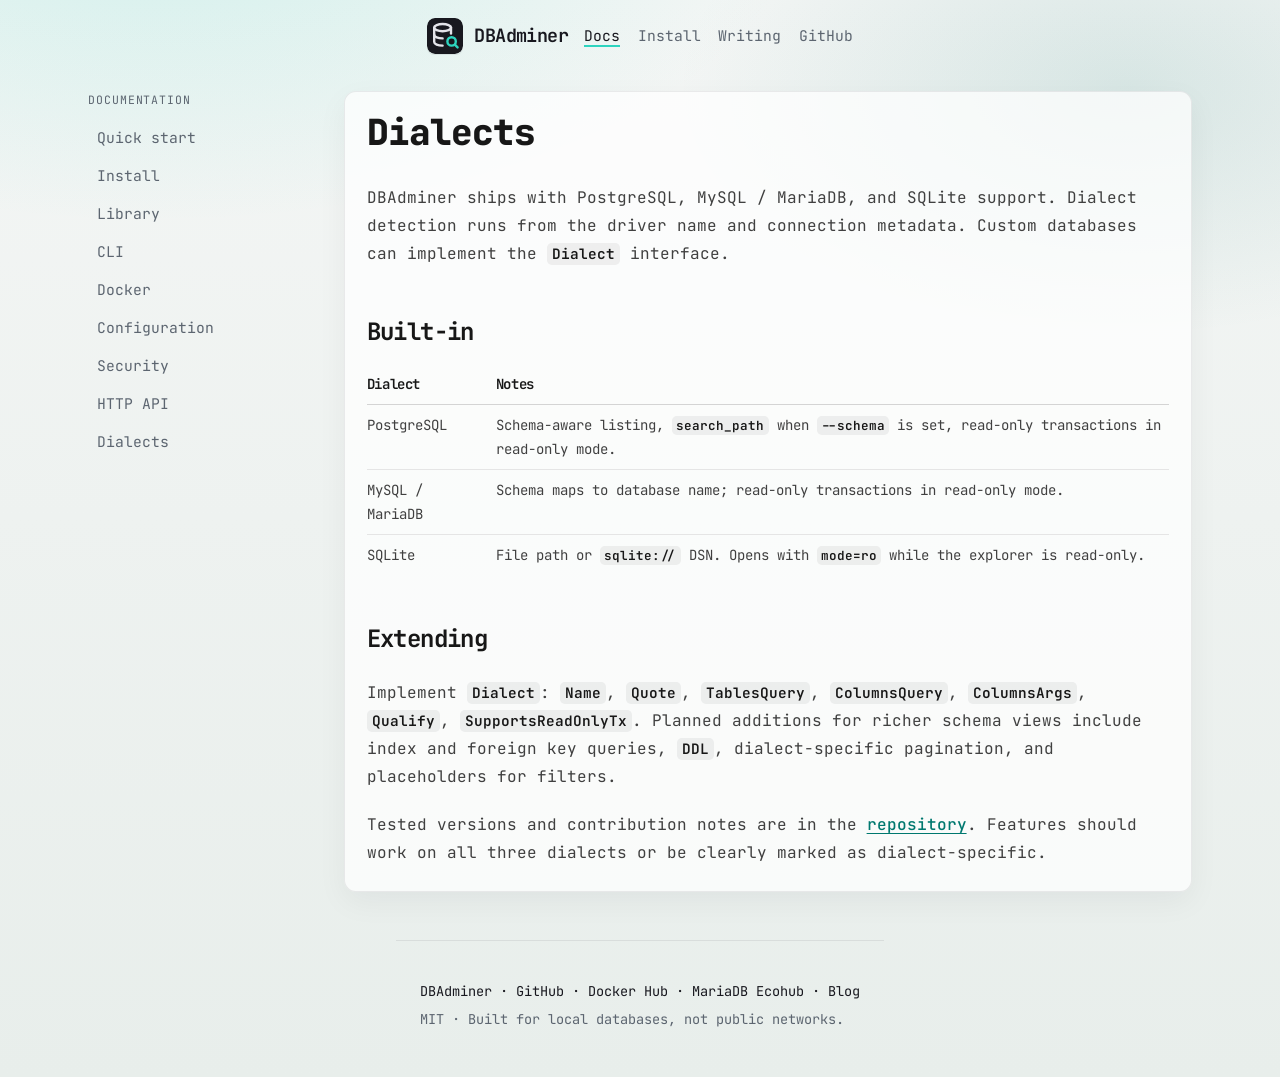
<file: docs/dialects/index.html>
<!doctype html>
<html lang="en">
	<head>
		<meta charset="utf-8" />
		<meta name="viewport" content="width=device-width, initial-scale=1" />
		<meta name="text-scale" content="scale" />
		<link href="../../_app/immutable/entry/start.IQ3_7JUY.js" rel="modulepreload">
		<link href="../../_app/immutable/entry/payload.DSmR2FwN.js" rel="modulepreload">
		<link href="../../_app/immutable/chunks/DclECHGd.js" rel="modulepreload">
		<link href="../../_app/immutable/chunks/B1r1QuWP.js" rel="modulepreload">
		<link href="../../_app/immutable/chunks/CEhEv8CO.js" rel="modulepreload">
		<link href="../../_app/immutable/chunks/Dq0He8JO.js" rel="modulepreload">
		<link href="../../_app/immutable/entry/app.2NiUg59D.js" rel="modulepreload">
		<link href="../../_app/immutable/nodes/0.CXHmW_wT.js" rel="modulepreload">
		<link href="../../_app/immutable/chunks/BqRiXfu2.js" rel="modulepreload">
		<link href="../../_app/immutable/chunks/Ckk4V6ec.js" rel="modulepreload">
		<link href="../../_app/immutable/nodes/2.BVaAukDi.js" rel="modulepreload">
		<link href="../../_app/immutable/nodes/7.CSCCg-lz.js" rel="modulepreload">
		<!--12qhfyh--><link rel="icon" href="/favicon.svg"/> <meta name="description" content="Start read-only. Download a binary, embed it next to a *sql.DB, or pull the Docker image."/> <meta property="og:title" content="DBAdminer"/> <meta property="og:description" content="Start read-only. Download a binary, embed it next to a *sql.DB, or pull the Docker image."/> <meta property="og:image" content="https://dbadminer.github.io/screenshot.png"/> <meta property="og:url" content="https://dbadminer.github.io"/> <meta name="twitter:card" content="summary_large_image"/><!----><!--1oigau4--><!----><title>Dialects · DBAdminer</title>
		<link href="../../_app/immutable/assets/0.fzq8kKC5.css" rel="stylesheet">
		<link href="../../_app/immutable/assets/2.KZYM3XbC.css" rel="stylesheet">
	</head>
	<body data-sveltekit-preload-data="hover">
		<div style="display: contents"><!--[--><!--[--><!--[0--><!--[--><div class="shell svelte-12qhfyh"><header class="site-header svelte-a8kxe2"><a class="brand svelte-a8kxe2" href="/"><img src="/logo.svg" alt="" width="36" height="36" class="svelte-a8kxe2"/> <span>DBAdminer</span></a> <nav aria-label="Primary" class="svelte-a8kxe2"><!--[--><!--[-1--><a href="/docs/" aria-current="page" class="svelte-a8kxe2">Docs</a><!--]--><!--[-1--><a href="/docs/install/" class="svelte-a8kxe2">Install</a><!--]--><!--[-1--><a href="/#writing" class="svelte-a8kxe2">Writing</a><!--]--><!--[0--><a href="https://github.com/dbadminer/dbadminer" rel="noopener noreferrer" target="_blank" class="svelte-a8kxe2">GitHub</a><!--]--><!--]--></nav></header><!----> <main class="svelte-12qhfyh"><!--[--><!--[0--><!--[--><div class="docs svelte-1bpnej"><aside class="sidebar svelte-py31u9"><p class="label svelte-py31u9">Documentation</p> <nav aria-label="Docs" class="svelte-py31u9"><!--[--><a href="/docs/" class="svelte-py31u9">Quick start</a><a href="/docs/install/" class="svelte-py31u9">Install</a><a href="/docs/library/" class="svelte-py31u9">Library</a><a href="/docs/cli/" class="svelte-py31u9">CLI</a><a href="/docs/docker/" class="svelte-py31u9">Docker</a><a href="/docs/configuration/" class="svelte-py31u9">Configuration</a><a href="/docs/security/" class="svelte-py31u9">Security</a><a href="/docs/http-api/" class="svelte-py31u9">HTTP API</a><a href="/docs/dialects/" aria-current="page" class="svelte-py31u9">Dialects</a><!--]--></nav></aside><!----> <article class="prose prose-neutral max-w-none prose-headings:tracking-tight prose-a:text-teal-700 prose-code:before:content-none prose-code:after:content-none svelte-1bpnej"><!--[--><!--[-1--><!--[--><h1>Dialects</h1> <p>DBAdminer ships with PostgreSQL, MySQL / MariaDB, and SQLite support. Dialect detection runs from the
	driver name and connection metadata. Custom databases can implement the <code>Dialect</code> interface.</p> <h2>Built-in</h2> <table><thead><tr><th>Dialect</th><th>Notes</th></tr></thead><tbody><tr><td>PostgreSQL</td><td>Schema-aware listing, <code>search_path</code> when <code>--schema</code> is set, read-only
				transactions in read-only mode.</td></tr><tr><td>MySQL / MariaDB</td><td>Schema maps to database name; read-only transactions in read-only mode.</td></tr><tr><td>SQLite</td><td>File path or <code>sqlite://</code> DSN. Opens with <code>mode=ro</code> while the explorer is
				read-only.</td></tr></tbody></table> <h2>Extending</h2> <p>Implement <code>Dialect</code>: <code>Name</code>, <code>Quote</code>, <code>TablesQuery</code>, <code>ColumnsQuery</code>, <code>ColumnsArgs</code>, <code>Qualify</code>, <code>SupportsReadOnlyTx</code>. Planned additions for richer schema views include index and foreign
	key queries, <code>DDL</code>, dialect-specific pagination, and placeholders for filters.</p> <p>Tested versions and contribution notes are in the <a href="https://github.com/dbadminer/dbadminer" rel="noopener noreferrer" target="_blank">repository</a>. Features should work
	on all three dialects or be clearly marked as dialect-specific.</p><!--]--><!--]--><!--]--><!----></article></div><!--]--><!--]--><!--]--><!----></main> <footer class="site-footer svelte-4jwo3w"><p class="svelte-4jwo3w"><a href="/" class="svelte-4jwo3w">DBAdminer</a> · <a href="https://github.com/dbadminer/dbadminer" rel="noopener noreferrer" target="_blank" class="svelte-4jwo3w">GitHub</a> · <a href="https://hub.docker.com/r/dbadminer/dbadminer" rel="noopener noreferrer" target="_blank" class="svelte-4jwo3w">Docker Hub</a> · <a href="https://ecohub.mariadb.org/database-management/dbadminer" rel="noopener noreferrer" target="_blank" class="svelte-4jwo3w">MariaDB Ecohub</a> · <a href="https://dev.to/rp01/i-built-a-database-explorer-that-cant-ruin-your-friday-hnh" rel="noopener noreferrer" target="_blank" class="svelte-4jwo3w">Blog</a></p> <p class="muted svelte-4jwo3w">MIT · Built for local databases, not public networks.</p></footer><!----></div><!--]--><!--]--><!--]--><!----> <!--[-1--><!--]--><!--]-->
			
			<script>
				{
					__sveltekit_2khhbn = {
						base: new URL("../..", location).pathname.slice(0, -1),
						version: "1795788056239"
					};

					const element = document.currentScript.parentElement;

					import("../../_app/immutable/entry/start.IQ3_7JUY.js").then(async (kit) => {
						kit.init(__sveltekit_2khhbn);
						const app = await import("../../_app/immutable/entry/app.2NiUg59D.js");
						kit.start(app, element, {
							node_ids: [0, 2, 7],
							data: [null,null,null],
							form: null,
							error: null
						});
					});
				}
			</script>
		</div>
	</body>
</html>
</file>
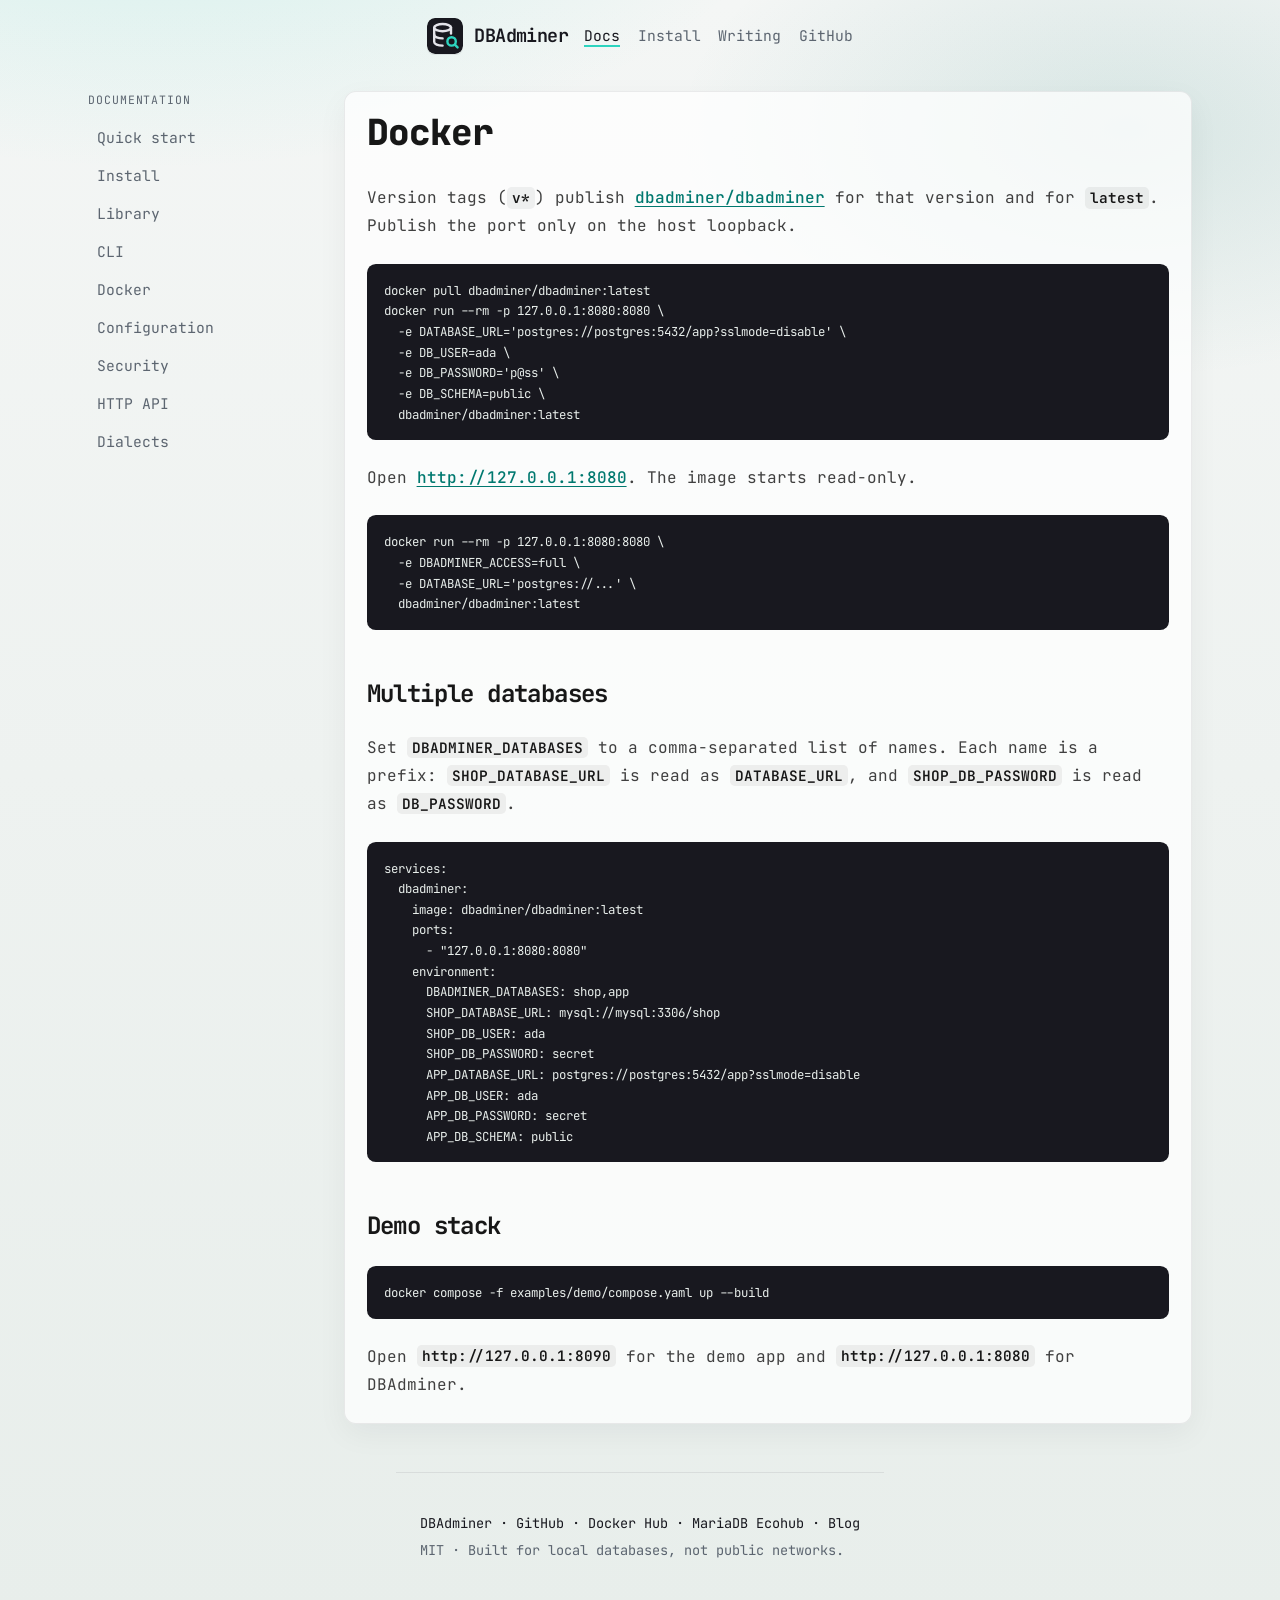
<file: docs/docker/index.html>
<!doctype html>
<html lang="en">
	<head>
		<meta charset="utf-8" />
		<meta name="viewport" content="width=device-width, initial-scale=1" />
		<meta name="text-scale" content="scale" />
		<link href="../../_app/immutable/entry/start.IQ3_7JUY.js" rel="modulepreload">
		<link href="../../_app/immutable/entry/payload.DSmR2FwN.js" rel="modulepreload">
		<link href="../../_app/immutable/chunks/DclECHGd.js" rel="modulepreload">
		<link href="../../_app/immutable/chunks/B1r1QuWP.js" rel="modulepreload">
		<link href="../../_app/immutable/chunks/CEhEv8CO.js" rel="modulepreload">
		<link href="../../_app/immutable/chunks/Dq0He8JO.js" rel="modulepreload">
		<link href="../../_app/immutable/entry/app.2NiUg59D.js" rel="modulepreload">
		<link href="../../_app/immutable/nodes/0.CXHmW_wT.js" rel="modulepreload">
		<link href="../../_app/immutable/chunks/BqRiXfu2.js" rel="modulepreload">
		<link href="../../_app/immutable/chunks/Ckk4V6ec.js" rel="modulepreload">
		<link href="../../_app/immutable/nodes/2.BVaAukDi.js" rel="modulepreload">
		<link href="../../_app/immutable/nodes/8.BmHCX9Lt.js" rel="modulepreload">
		<!--12qhfyh--><link rel="icon" href="/favicon.svg"/> <meta name="description" content="Start read-only. Download a binary, embed it next to a *sql.DB, or pull the Docker image."/> <meta property="og:title" content="DBAdminer"/> <meta property="og:description" content="Start read-only. Download a binary, embed it next to a *sql.DB, or pull the Docker image."/> <meta property="og:image" content="https://dbadminer.github.io/screenshot.png"/> <meta property="og:url" content="https://dbadminer.github.io"/> <meta name="twitter:card" content="summary_large_image"/><!----><!--q7305b--><!----><title>Docker · DBAdminer</title>
		<link href="../../_app/immutable/assets/0.fzq8kKC5.css" rel="stylesheet">
		<link href="../../_app/immutable/assets/2.KZYM3XbC.css" rel="stylesheet">
	</head>
	<body data-sveltekit-preload-data="hover">
		<div style="display: contents"><!--[--><!--[--><!--[0--><!--[--><div class="shell svelte-12qhfyh"><header class="site-header svelte-a8kxe2"><a class="brand svelte-a8kxe2" href="/"><img src="/logo.svg" alt="" width="36" height="36" class="svelte-a8kxe2"/> <span>DBAdminer</span></a> <nav aria-label="Primary" class="svelte-a8kxe2"><!--[--><!--[-1--><a href="/docs/" aria-current="page" class="svelte-a8kxe2">Docs</a><!--]--><!--[-1--><a href="/docs/install/" class="svelte-a8kxe2">Install</a><!--]--><!--[-1--><a href="/#writing" class="svelte-a8kxe2">Writing</a><!--]--><!--[0--><a href="https://github.com/dbadminer/dbadminer" rel="noopener noreferrer" target="_blank" class="svelte-a8kxe2">GitHub</a><!--]--><!--]--></nav></header><!----> <main class="svelte-12qhfyh"><!--[--><!--[0--><!--[--><div class="docs svelte-1bpnej"><aside class="sidebar svelte-py31u9"><p class="label svelte-py31u9">Documentation</p> <nav aria-label="Docs" class="svelte-py31u9"><!--[--><a href="/docs/" class="svelte-py31u9">Quick start</a><a href="/docs/install/" class="svelte-py31u9">Install</a><a href="/docs/library/" class="svelte-py31u9">Library</a><a href="/docs/cli/" class="svelte-py31u9">CLI</a><a href="/docs/docker/" aria-current="page" class="svelte-py31u9">Docker</a><a href="/docs/configuration/" class="svelte-py31u9">Configuration</a><a href="/docs/security/" class="svelte-py31u9">Security</a><a href="/docs/http-api/" class="svelte-py31u9">HTTP API</a><a href="/docs/dialects/" class="svelte-py31u9">Dialects</a><!--]--></nav></aside><!----> <article class="prose prose-neutral max-w-none prose-headings:tracking-tight prose-a:text-teal-700 prose-code:before:content-none prose-code:after:content-none svelte-1bpnej"><!--[--><!--[-1--><!--[--><h1>Docker</h1> <p>Version tags (<code>v*</code>) publish <a href="https://hub.docker.com/r/dbadminer/dbadminer" rel="noopener noreferrer" target="_blank">dbadminer/dbadminer</a> for that
	version and for <code>latest</code>. Publish the port only on the host loopback.</p> <pre><code>docker pull dbadminer/dbadminer:latest
docker run --rm -p 127.0.0.1:8080:8080 \
  -e DATABASE_URL='postgres://postgres:5432/app?sslmode=disable' \
  -e DB_USER=ada \
  -e DB_PASSWORD='p@ss' \
  -e DB_SCHEMA=public \
  dbadminer/dbadminer:latest</code></pre> <p>Open <a href="http://127.0.0.1:8080">http://127.0.0.1:8080</a>. The image starts read-only.</p> <pre><code>docker run --rm -p 127.0.0.1:8080:8080 \
  -e DBADMINER_ACCESS=full \
  -e DATABASE_URL='postgres://...' \
  dbadminer/dbadminer:latest</code></pre> <h2>Multiple databases</h2> <p>Set <code>DBADMINER_DATABASES</code> to a comma-separated list of names. Each name is a prefix: <code>SHOP_DATABASE_URL</code> is read as <code>DATABASE_URL</code>, and <code>SHOP_DB_PASSWORD</code> is read as <code>DB_PASSWORD</code>.</p> <pre><code>services:
  dbadminer:
    image: dbadminer/dbadminer:latest
    ports:
      - "127.0.0.1:8080:8080"
    environment:
      DBADMINER_DATABASES: shop,app
      SHOP_DATABASE_URL: mysql://mysql:3306/shop
      SHOP_DB_USER: ada
      SHOP_DB_PASSWORD: secret
      APP_DATABASE_URL: postgres://postgres:5432/app?sslmode=disable
      APP_DB_USER: ada
      APP_DB_PASSWORD: secret
      APP_DB_SCHEMA: public</code></pre> <h2>Demo stack</h2> <pre><code>docker compose -f examples/demo/compose.yaml up --build</code></pre> <p>Open <code>http://127.0.0.1:8090</code> for the demo app and <code>http://127.0.0.1:8080</code> for
	DBAdminer.</p><!--]--><!--]--><!--]--><!----></article></div><!--]--><!--]--><!--]--><!----></main> <footer class="site-footer svelte-4jwo3w"><p class="svelte-4jwo3w"><a href="/" class="svelte-4jwo3w">DBAdminer</a> · <a href="https://github.com/dbadminer/dbadminer" rel="noopener noreferrer" target="_blank" class="svelte-4jwo3w">GitHub</a> · <a href="https://hub.docker.com/r/dbadminer/dbadminer" rel="noopener noreferrer" target="_blank" class="svelte-4jwo3w">Docker Hub</a> · <a href="https://ecohub.mariadb.org/database-management/dbadminer" rel="noopener noreferrer" target="_blank" class="svelte-4jwo3w">MariaDB Ecohub</a> · <a href="https://dev.to/rp01/i-built-a-database-explorer-that-cant-ruin-your-friday-hnh" rel="noopener noreferrer" target="_blank" class="svelte-4jwo3w">Blog</a></p> <p class="muted svelte-4jwo3w">MIT · Built for local databases, not public networks.</p></footer><!----></div><!--]--><!--]--><!--]--><!----> <!--[-1--><!--]--><!--]-->
			
			<script>
				{
					__sveltekit_2khhbn = {
						base: new URL("../..", location).pathname.slice(0, -1),
						version: "1795788056239"
					};

					const element = document.currentScript.parentElement;

					import("../../_app/immutable/entry/start.IQ3_7JUY.js").then(async (kit) => {
						kit.init(__sveltekit_2khhbn);
						const app = await import("../../_app/immutable/entry/app.2NiUg59D.js");
						kit.start(app, element, {
							node_ids: [0, 2, 8],
							data: [null,null,null],
							form: null,
							error: null
						});
					});
				}
			</script>
		</div>
	</body>
</html>
</file>
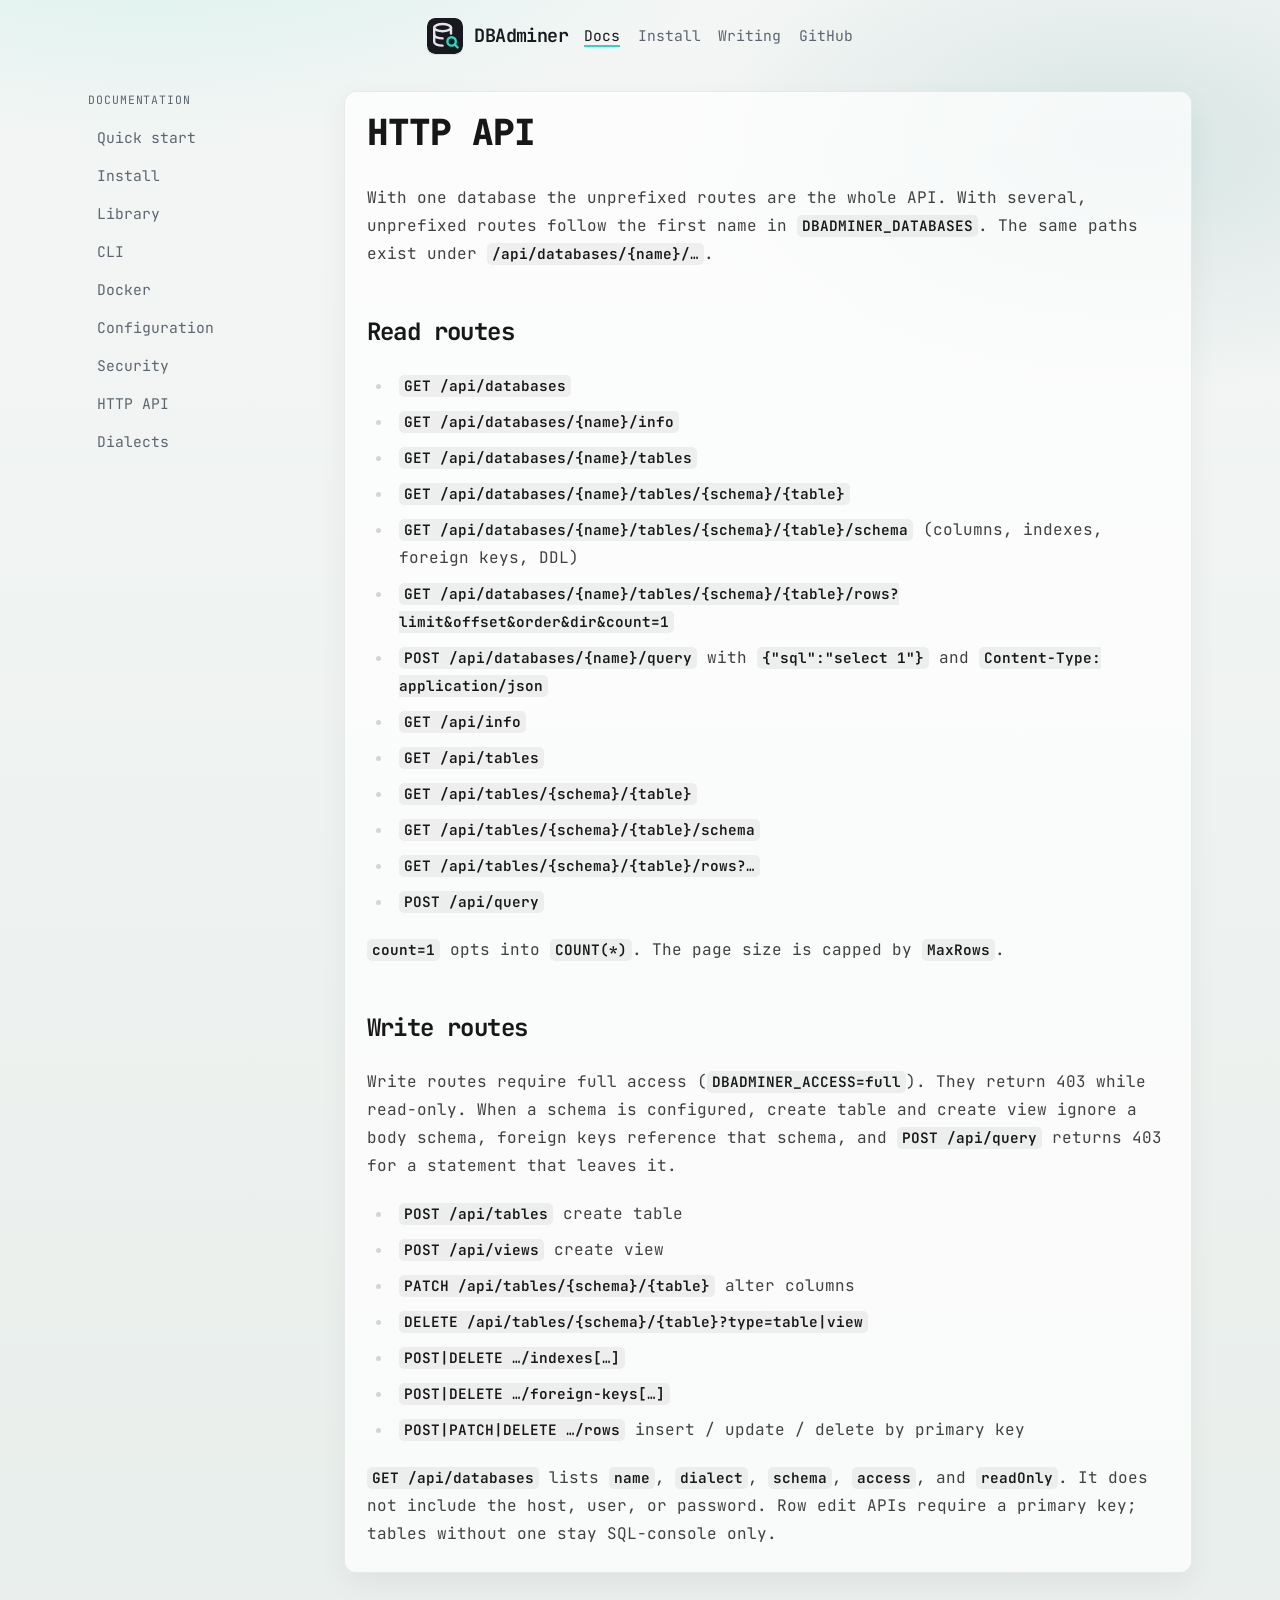
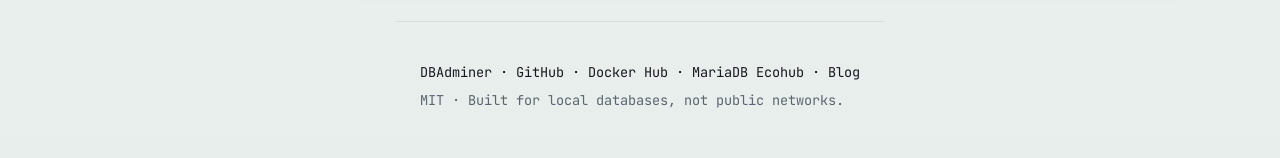
<file: docs/http-api/index.html>
<!doctype html>
<html lang="en">
	<head>
		<meta charset="utf-8" />
		<meta name="viewport" content="width=device-width, initial-scale=1" />
		<meta name="text-scale" content="scale" />
		<link href="../../_app/immutable/entry/start.IQ3_7JUY.js" rel="modulepreload">
		<link href="../../_app/immutable/entry/payload.DSmR2FwN.js" rel="modulepreload">
		<link href="../../_app/immutable/chunks/DclECHGd.js" rel="modulepreload">
		<link href="../../_app/immutable/chunks/B1r1QuWP.js" rel="modulepreload">
		<link href="../../_app/immutable/chunks/CEhEv8CO.js" rel="modulepreload">
		<link href="../../_app/immutable/chunks/Dq0He8JO.js" rel="modulepreload">
		<link href="../../_app/immutable/entry/app.2NiUg59D.js" rel="modulepreload">
		<link href="../../_app/immutable/nodes/0.CXHmW_wT.js" rel="modulepreload">
		<link href="../../_app/immutable/chunks/BqRiXfu2.js" rel="modulepreload">
		<link href="../../_app/immutable/chunks/Ckk4V6ec.js" rel="modulepreload">
		<link href="../../_app/immutable/nodes/2.BVaAukDi.js" rel="modulepreload">
		<link href="../../_app/immutable/nodes/9.D_6O5jqr.js" rel="modulepreload">
		<!--12qhfyh--><link rel="icon" href="/favicon.svg"/> <meta name="description" content="Start read-only. Download a binary, embed it next to a *sql.DB, or pull the Docker image."/> <meta property="og:title" content="DBAdminer"/> <meta property="og:description" content="Start read-only. Download a binary, embed it next to a *sql.DB, or pull the Docker image."/> <meta property="og:image" content="https://dbadminer.github.io/screenshot.png"/> <meta property="og:url" content="https://dbadminer.github.io"/> <meta name="twitter:card" content="summary_large_image"/><!----><!--tcdfzi--><!----><title>HTTP API · DBAdminer</title>
		<link href="../../_app/immutable/assets/0.fzq8kKC5.css" rel="stylesheet">
		<link href="../../_app/immutable/assets/2.KZYM3XbC.css" rel="stylesheet">
	</head>
	<body data-sveltekit-preload-data="hover">
		<div style="display: contents"><!--[--><!--[--><!--[0--><!--[--><div class="shell svelte-12qhfyh"><header class="site-header svelte-a8kxe2"><a class="brand svelte-a8kxe2" href="/"><img src="/logo.svg" alt="" width="36" height="36" class="svelte-a8kxe2"/> <span>DBAdminer</span></a> <nav aria-label="Primary" class="svelte-a8kxe2"><!--[--><!--[-1--><a href="/docs/" aria-current="page" class="svelte-a8kxe2">Docs</a><!--]--><!--[-1--><a href="/docs/install/" class="svelte-a8kxe2">Install</a><!--]--><!--[-1--><a href="/#writing" class="svelte-a8kxe2">Writing</a><!--]--><!--[0--><a href="https://github.com/dbadminer/dbadminer" rel="noopener noreferrer" target="_blank" class="svelte-a8kxe2">GitHub</a><!--]--><!--]--></nav></header><!----> <main class="svelte-12qhfyh"><!--[--><!--[0--><!--[--><div class="docs svelte-1bpnej"><aside class="sidebar svelte-py31u9"><p class="label svelte-py31u9">Documentation</p> <nav aria-label="Docs" class="svelte-py31u9"><!--[--><a href="/docs/" class="svelte-py31u9">Quick start</a><a href="/docs/install/" class="svelte-py31u9">Install</a><a href="/docs/library/" class="svelte-py31u9">Library</a><a href="/docs/cli/" class="svelte-py31u9">CLI</a><a href="/docs/docker/" class="svelte-py31u9">Docker</a><a href="/docs/configuration/" class="svelte-py31u9">Configuration</a><a href="/docs/security/" class="svelte-py31u9">Security</a><a href="/docs/http-api/" aria-current="page" class="svelte-py31u9">HTTP API</a><a href="/docs/dialects/" class="svelte-py31u9">Dialects</a><!--]--></nav></aside><!----> <article class="prose prose-neutral max-w-none prose-headings:tracking-tight prose-a:text-teal-700 prose-code:before:content-none prose-code:after:content-none svelte-1bpnej"><!--[--><!--[-1--><!--[--><h1>HTTP API</h1> <p>With one database the unprefixed routes are the whole API. With several, unprefixed routes follow
	the first name in <code>DBADMINER_DATABASES</code>. The same paths exist under <code>/api/databases/{name}/…</code>.</p> <h2>Read routes</h2> <ul><li><code>GET /api/databases</code></li> <li><code>GET /api/databases/{name}/info</code></li> <li><code>GET /api/databases/{name}/tables</code></li> <li><code>GET /api/databases/{name}/tables/{schema}/{table}</code></li> <li><code>GET /api/databases/{name}/tables/{schema}/{table}/schema</code> (columns, indexes, foreign keys, DDL)</li> <li><code>GET /api/databases/{name}/tables/{schema}/{table}/rows?limit&amp;offset&amp;order&amp;dir&amp;count=1</code></li> <li><code>POST /api/databases/{name}/query</code> with <code>{"sql":"select 1"}</code> and <code>Content-Type: application/json</code></li> <li><code>GET /api/info</code></li> <li><code>GET /api/tables</code></li> <li><code>GET /api/tables/{schema}/{table}</code></li> <li><code>GET /api/tables/{schema}/{table}/schema</code></li> <li><code>GET /api/tables/{schema}/{table}/rows?…</code></li> <li><code>POST /api/query</code></li></ul> <p><code>count=1</code> opts into <code>COUNT(*)</code>. The page size is capped by <code>MaxRows</code>.</p> <h2>Write routes</h2> <p>Write routes require full access (<code>DBADMINER_ACCESS=full</code>). They return 403 while
	read-only. When a schema is configured, create table and create view ignore a body schema, foreign
	keys reference that schema, and <code>POST /api/query</code> returns 403 for a statement that
	leaves it.</p> <ul><li><code>POST /api/tables</code> create table</li> <li><code>POST /api/views</code> create view</li> <li><code>PATCH /api/tables/{schema}/{table}</code> alter columns</li> <li><code>DELETE /api/tables/{schema}/{table}?type=table|view</code></li> <li><code>POST|DELETE …/indexes[…]</code></li> <li><code>POST|DELETE …/foreign-keys[…]</code></li> <li><code>POST|PATCH|DELETE …/rows</code> insert / update / delete by primary key</li></ul> <p><code>GET /api/databases</code> lists <code>name</code>, <code>dialect</code>, <code>schema</code>, <code>access</code>, and <code>readOnly</code>. It does not include the host,
	user, or password. Row edit APIs require a primary key; tables without one stay SQL-console only.</p><!--]--><!--]--><!--]--><!----></article></div><!--]--><!--]--><!--]--><!----></main> <footer class="site-footer svelte-4jwo3w"><p class="svelte-4jwo3w"><a href="/" class="svelte-4jwo3w">DBAdminer</a> · <a href="https://github.com/dbadminer/dbadminer" rel="noopener noreferrer" target="_blank" class="svelte-4jwo3w">GitHub</a> · <a href="https://hub.docker.com/r/dbadminer/dbadminer" rel="noopener noreferrer" target="_blank" class="svelte-4jwo3w">Docker Hub</a> · <a href="https://ecohub.mariadb.org/database-management/dbadminer" rel="noopener noreferrer" target="_blank" class="svelte-4jwo3w">MariaDB Ecohub</a> · <a href="https://dev.to/rp01/i-built-a-database-explorer-that-cant-ruin-your-friday-hnh" rel="noopener noreferrer" target="_blank" class="svelte-4jwo3w">Blog</a></p> <p class="muted svelte-4jwo3w">MIT · Built for local databases, not public networks.</p></footer><!----></div><!--]--><!--]--><!--]--><!----> <!--[-1--><!--]--><!--]-->
			
			<script>
				{
					__sveltekit_2khhbn = {
						base: new URL("../..", location).pathname.slice(0, -1),
						version: "1795788056239"
					};

					const element = document.currentScript.parentElement;

					import("../../_app/immutable/entry/start.IQ3_7JUY.js").then(async (kit) => {
						kit.init(__sveltekit_2khhbn);
						const app = await import("../../_app/immutable/entry/app.2NiUg59D.js");
						kit.start(app, element, {
							node_ids: [0, 2, 9],
							data: [null,null,null],
							form: null,
							error: null
						});
					});
				}
			</script>
		</div>
	</body>
</html>
</file>
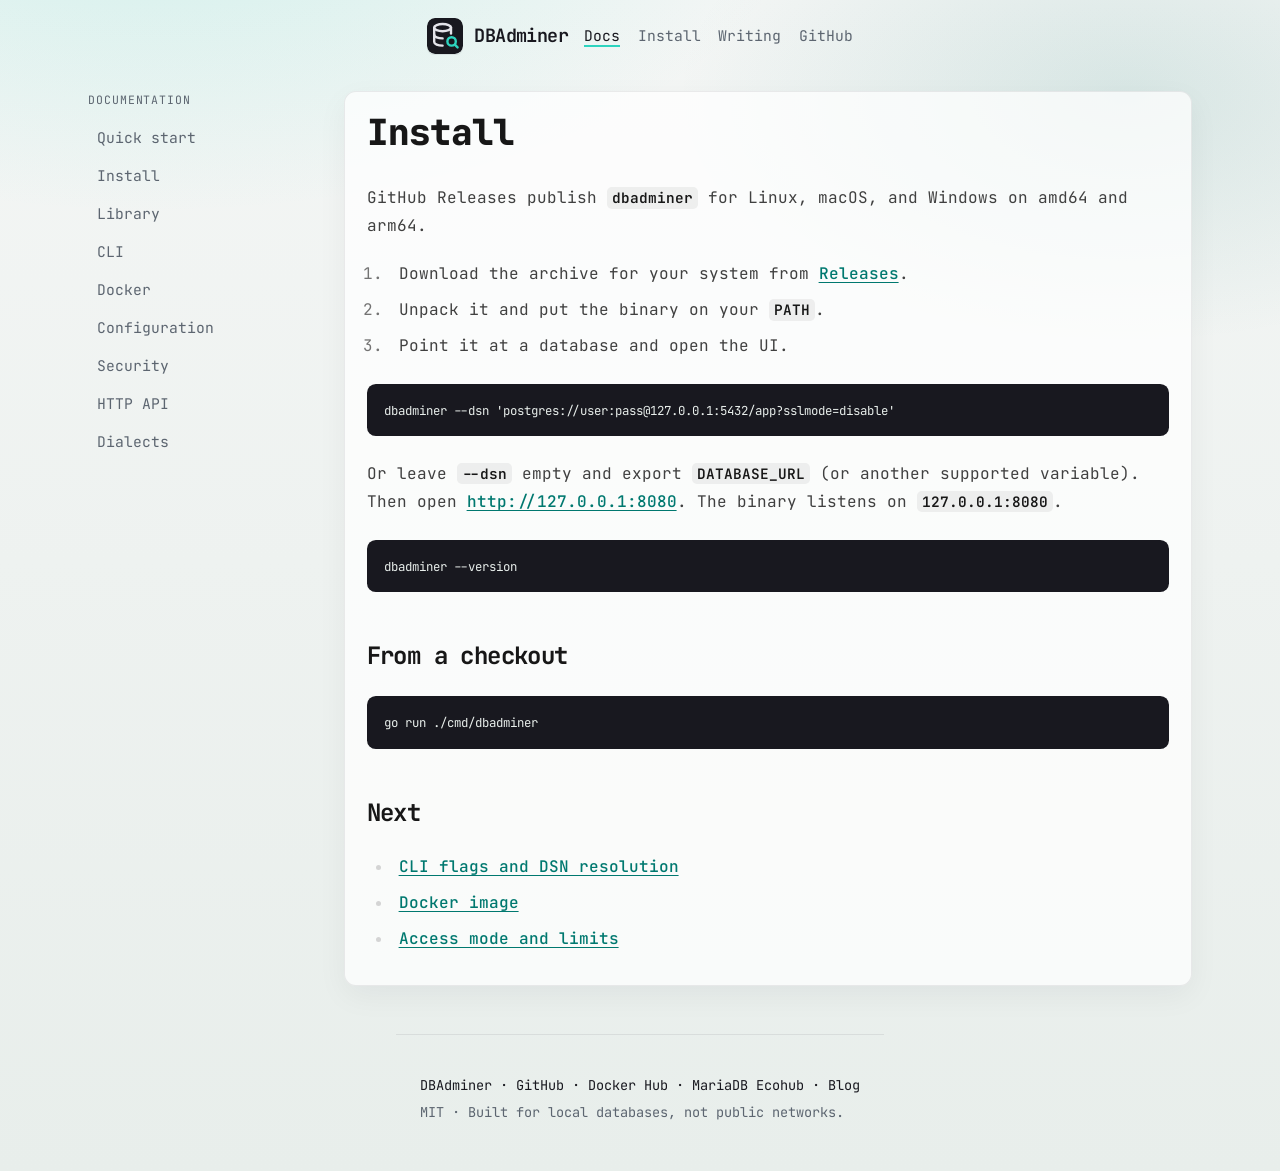
<file: docs/install/index.html>
<!doctype html>
<html lang="en">
	<head>
		<meta charset="utf-8" />
		<meta name="viewport" content="width=device-width, initial-scale=1" />
		<meta name="text-scale" content="scale" />
		<link href="../../_app/immutable/entry/start.IQ3_7JUY.js" rel="modulepreload">
		<link href="../../_app/immutable/entry/payload.DSmR2FwN.js" rel="modulepreload">
		<link href="../../_app/immutable/chunks/DclECHGd.js" rel="modulepreload">
		<link href="../../_app/immutable/chunks/B1r1QuWP.js" rel="modulepreload">
		<link href="../../_app/immutable/chunks/CEhEv8CO.js" rel="modulepreload">
		<link href="../../_app/immutable/chunks/Dq0He8JO.js" rel="modulepreload">
		<link href="../../_app/immutable/entry/app.2NiUg59D.js" rel="modulepreload">
		<link href="../../_app/immutable/nodes/0.CXHmW_wT.js" rel="modulepreload">
		<link href="../../_app/immutable/chunks/BqRiXfu2.js" rel="modulepreload">
		<link href="../../_app/immutable/chunks/Ckk4V6ec.js" rel="modulepreload">
		<link href="../../_app/immutable/nodes/2.BVaAukDi.js" rel="modulepreload">
		<link href="../../_app/immutable/nodes/10.WyJONGmB.js" rel="modulepreload">
		<!--12qhfyh--><link rel="icon" href="/favicon.svg"/> <meta name="description" content="Start read-only. Download a binary, embed it next to a *sql.DB, or pull the Docker image."/> <meta property="og:title" content="DBAdminer"/> <meta property="og:description" content="Start read-only. Download a binary, embed it next to a *sql.DB, or pull the Docker image."/> <meta property="og:image" content="https://dbadminer.github.io/screenshot.png"/> <meta property="og:url" content="https://dbadminer.github.io"/> <meta name="twitter:card" content="summary_large_image"/><!----><!--37fcns--><!----><title>Install · DBAdminer</title>
		<link href="../../_app/immutable/assets/0.fzq8kKC5.css" rel="stylesheet">
		<link href="../../_app/immutable/assets/2.KZYM3XbC.css" rel="stylesheet">
	</head>
	<body data-sveltekit-preload-data="hover">
		<div style="display: contents"><!--[--><!--[--><!--[0--><!--[--><div class="shell svelte-12qhfyh"><header class="site-header svelte-a8kxe2"><a class="brand svelte-a8kxe2" href="/"><img src="/logo.svg" alt="" width="36" height="36" class="svelte-a8kxe2"/> <span>DBAdminer</span></a> <nav aria-label="Primary" class="svelte-a8kxe2"><!--[--><!--[-1--><a href="/docs/" aria-current="page" class="svelte-a8kxe2">Docs</a><!--]--><!--[-1--><a href="/docs/install/" aria-current="page" class="svelte-a8kxe2">Install</a><!--]--><!--[-1--><a href="/#writing" class="svelte-a8kxe2">Writing</a><!--]--><!--[0--><a href="https://github.com/dbadminer/dbadminer" rel="noopener noreferrer" target="_blank" class="svelte-a8kxe2">GitHub</a><!--]--><!--]--></nav></header><!----> <main class="svelte-12qhfyh"><!--[--><!--[0--><!--[--><div class="docs svelte-1bpnej"><aside class="sidebar svelte-py31u9"><p class="label svelte-py31u9">Documentation</p> <nav aria-label="Docs" class="svelte-py31u9"><!--[--><a href="/docs/" class="svelte-py31u9">Quick start</a><a href="/docs/install/" aria-current="page" class="svelte-py31u9">Install</a><a href="/docs/library/" class="svelte-py31u9">Library</a><a href="/docs/cli/" class="svelte-py31u9">CLI</a><a href="/docs/docker/" class="svelte-py31u9">Docker</a><a href="/docs/configuration/" class="svelte-py31u9">Configuration</a><a href="/docs/security/" class="svelte-py31u9">Security</a><a href="/docs/http-api/" class="svelte-py31u9">HTTP API</a><a href="/docs/dialects/" class="svelte-py31u9">Dialects</a><!--]--></nav></aside><!----> <article class="prose prose-neutral max-w-none prose-headings:tracking-tight prose-a:text-teal-700 prose-code:before:content-none prose-code:after:content-none svelte-1bpnej"><!--[--><!--[-1--><!--[--><h1>Install</h1> <p>GitHub Releases publish <code>dbadminer</code> for Linux, macOS, and Windows on amd64 and arm64.</p> <ol><li>Download the archive for your system from <a href="https://github.com/dbadminer/dbadminer/releases" rel="noopener noreferrer" target="_blank">Releases</a>.</li> <li>Unpack it and put the binary on your <code>PATH</code>.</li> <li>Point it at a database and open the UI.</li></ol> <pre><code>dbadminer --dsn 'postgres://user:pass@127.0.0.1:5432/app?sslmode=disable'</code></pre> <p>Or leave <code>--dsn</code> empty and export <code>DATABASE_URL</code> (or another supported
	variable). Then open <a href="http://127.0.0.1:8080">http://127.0.0.1:8080</a>. The binary listens on <code>127.0.0.1:8080</code>.</p> <pre><code>dbadminer --version</code></pre> <h2>From a checkout</h2> <pre><code>go run ./cmd/dbadminer</code></pre> <h2>Next</h2> <ul><li><a href="/docs/cli/">CLI flags and DSN resolution</a></li> <li><a href="/docs/docker/">Docker image</a></li> <li><a href="/docs/configuration/">Access mode and limits</a></li></ul><!--]--><!--]--><!--]--><!----></article></div><!--]--><!--]--><!--]--><!----></main> <footer class="site-footer svelte-4jwo3w"><p class="svelte-4jwo3w"><a href="/" class="svelte-4jwo3w">DBAdminer</a> · <a href="https://github.com/dbadminer/dbadminer" rel="noopener noreferrer" target="_blank" class="svelte-4jwo3w">GitHub</a> · <a href="https://hub.docker.com/r/dbadminer/dbadminer" rel="noopener noreferrer" target="_blank" class="svelte-4jwo3w">Docker Hub</a> · <a href="https://ecohub.mariadb.org/database-management/dbadminer" rel="noopener noreferrer" target="_blank" class="svelte-4jwo3w">MariaDB Ecohub</a> · <a href="https://dev.to/rp01/i-built-a-database-explorer-that-cant-ruin-your-friday-hnh" rel="noopener noreferrer" target="_blank" class="svelte-4jwo3w">Blog</a></p> <p class="muted svelte-4jwo3w">MIT · Built for local databases, not public networks.</p></footer><!----></div><!--]--><!--]--><!--]--><!----> <!--[-1--><!--]--><!--]-->
			
			<script>
				{
					__sveltekit_2khhbn = {
						base: new URL("../..", location).pathname.slice(0, -1),
						version: "1795788056239"
					};

					const element = document.currentScript.parentElement;

					import("../../_app/immutable/entry/start.IQ3_7JUY.js").then(async (kit) => {
						kit.init(__sveltekit_2khhbn);
						const app = await import("../../_app/immutable/entry/app.2NiUg59D.js");
						kit.start(app, element, {
							node_ids: [0, 2, 10],
							data: [null,null,null],
							form: null,
							error: null
						});
					});
				}
			</script>
		</div>
	</body>
</html>
</file>
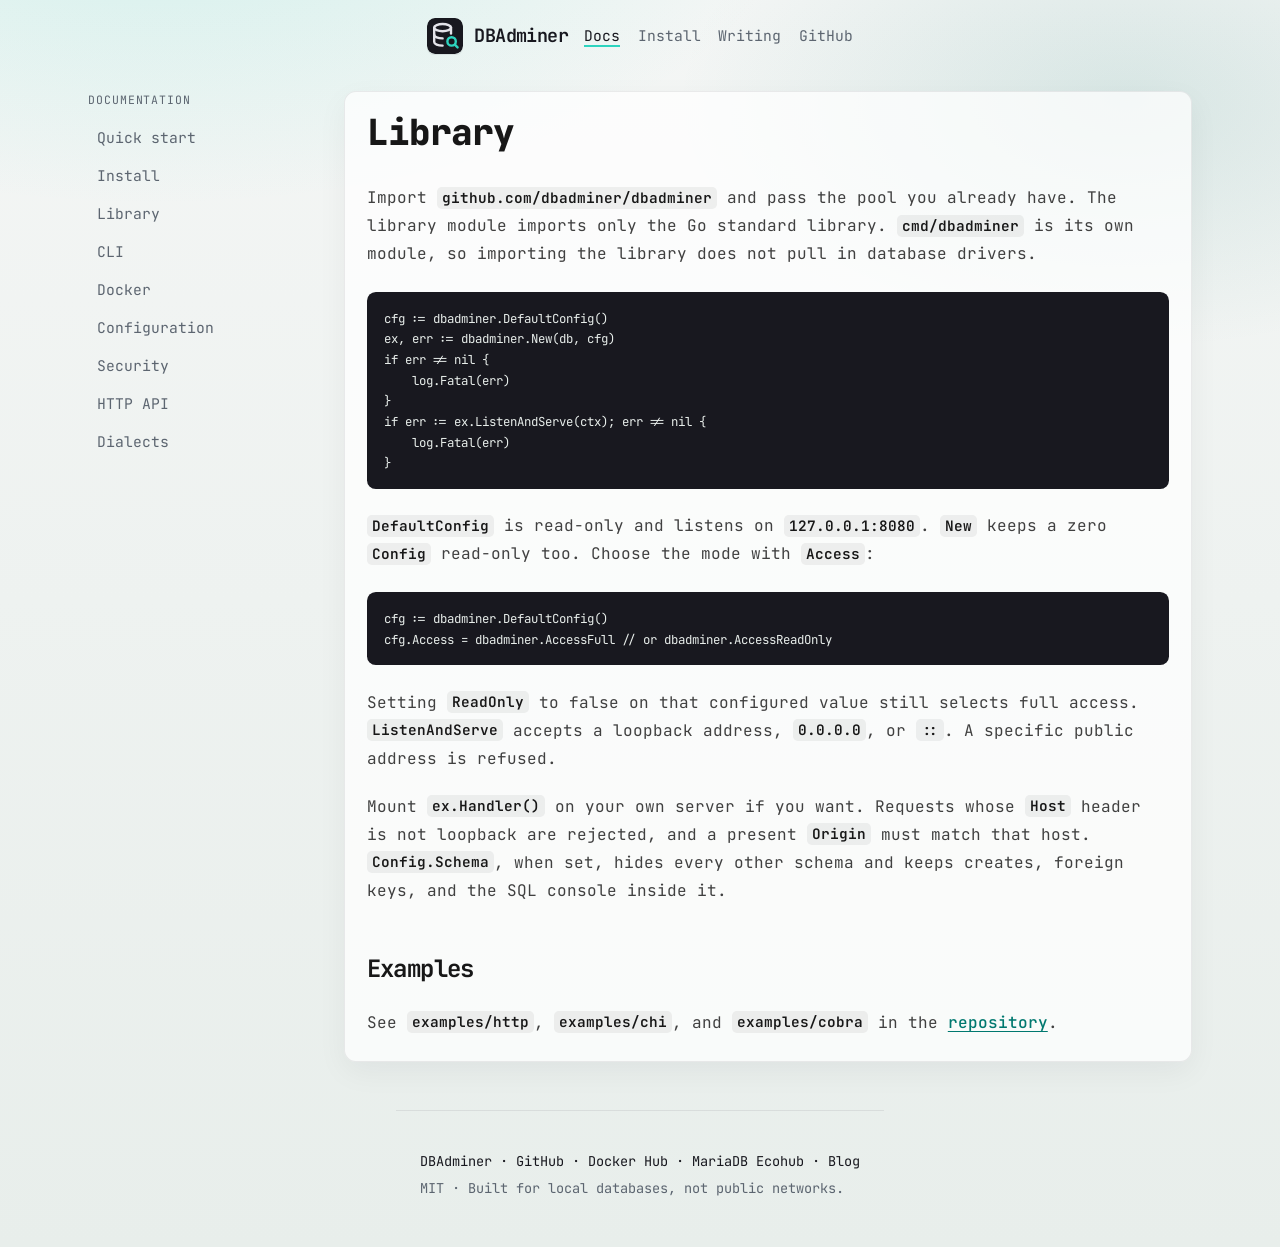
<file: docs/library/index.html>
<!doctype html>
<html lang="en">
	<head>
		<meta charset="utf-8" />
		<meta name="viewport" content="width=device-width, initial-scale=1" />
		<meta name="text-scale" content="scale" />
		<link href="../../_app/immutable/entry/start.IQ3_7JUY.js" rel="modulepreload">
		<link href="../../_app/immutable/entry/payload.DSmR2FwN.js" rel="modulepreload">
		<link href="../../_app/immutable/chunks/DclECHGd.js" rel="modulepreload">
		<link href="../../_app/immutable/chunks/B1r1QuWP.js" rel="modulepreload">
		<link href="../../_app/immutable/chunks/CEhEv8CO.js" rel="modulepreload">
		<link href="../../_app/immutable/chunks/Dq0He8JO.js" rel="modulepreload">
		<link href="../../_app/immutable/entry/app.2NiUg59D.js" rel="modulepreload">
		<link href="../../_app/immutable/nodes/0.CXHmW_wT.js" rel="modulepreload">
		<link href="../../_app/immutable/chunks/BqRiXfu2.js" rel="modulepreload">
		<link href="../../_app/immutable/chunks/Ckk4V6ec.js" rel="modulepreload">
		<link href="../../_app/immutable/nodes/2.BVaAukDi.js" rel="modulepreload">
		<link href="../../_app/immutable/nodes/11.BPq2tnC4.js" rel="modulepreload">
		<!--12qhfyh--><link rel="icon" href="/favicon.svg"/> <meta name="description" content="Start read-only. Download a binary, embed it next to a *sql.DB, or pull the Docker image."/> <meta property="og:title" content="DBAdminer"/> <meta property="og:description" content="Start read-only. Download a binary, embed it next to a *sql.DB, or pull the Docker image."/> <meta property="og:image" content="https://dbadminer.github.io/screenshot.png"/> <meta property="og:url" content="https://dbadminer.github.io"/> <meta name="twitter:card" content="summary_large_image"/><!----><!--1jzabyo--><!----><title>Library · DBAdminer</title>
		<link href="../../_app/immutable/assets/0.fzq8kKC5.css" rel="stylesheet">
		<link href="../../_app/immutable/assets/2.KZYM3XbC.css" rel="stylesheet">
	</head>
	<body data-sveltekit-preload-data="hover">
		<div style="display: contents"><!--[--><!--[--><!--[0--><!--[--><div class="shell svelte-12qhfyh"><header class="site-header svelte-a8kxe2"><a class="brand svelte-a8kxe2" href="/"><img src="/logo.svg" alt="" width="36" height="36" class="svelte-a8kxe2"/> <span>DBAdminer</span></a> <nav aria-label="Primary" class="svelte-a8kxe2"><!--[--><!--[-1--><a href="/docs/" aria-current="page" class="svelte-a8kxe2">Docs</a><!--]--><!--[-1--><a href="/docs/install/" class="svelte-a8kxe2">Install</a><!--]--><!--[-1--><a href="/#writing" class="svelte-a8kxe2">Writing</a><!--]--><!--[0--><a href="https://github.com/dbadminer/dbadminer" rel="noopener noreferrer" target="_blank" class="svelte-a8kxe2">GitHub</a><!--]--><!--]--></nav></header><!----> <main class="svelte-12qhfyh"><!--[--><!--[0--><!--[--><div class="docs svelte-1bpnej"><aside class="sidebar svelte-py31u9"><p class="label svelte-py31u9">Documentation</p> <nav aria-label="Docs" class="svelte-py31u9"><!--[--><a href="/docs/" class="svelte-py31u9">Quick start</a><a href="/docs/install/" class="svelte-py31u9">Install</a><a href="/docs/library/" aria-current="page" class="svelte-py31u9">Library</a><a href="/docs/cli/" class="svelte-py31u9">CLI</a><a href="/docs/docker/" class="svelte-py31u9">Docker</a><a href="/docs/configuration/" class="svelte-py31u9">Configuration</a><a href="/docs/security/" class="svelte-py31u9">Security</a><a href="/docs/http-api/" class="svelte-py31u9">HTTP API</a><a href="/docs/dialects/" class="svelte-py31u9">Dialects</a><!--]--></nav></aside><!----> <article class="prose prose-neutral max-w-none prose-headings:tracking-tight prose-a:text-teal-700 prose-code:before:content-none prose-code:after:content-none svelte-1bpnej"><!--[--><!--[-1--><!--[--><h1>Library</h1> <p>Import <code>github.com/dbadminer/dbadminer</code> and pass the pool you already have. The library
	module imports only the Go standard library. <code>cmd/dbadminer</code> is its own module, so
	importing the library does not pull in database drivers.</p> <pre><code>cfg := dbadminer.DefaultConfig()
ex, err := dbadminer.New(db, cfg)
if err != nil {
	log.Fatal(err)
}
if err := ex.ListenAndServe(ctx); err != nil {
	log.Fatal(err)
}</code></pre> <p><code>DefaultConfig</code> is read-only and listens on <code>127.0.0.1:8080</code>. <code>New</code> keeps a zero <code>Config</code> read-only too. Choose the mode with <code>Access</code>:</p> <pre><code>cfg := dbadminer.DefaultConfig()
cfg.Access = dbadminer.AccessFull // or dbadminer.AccessReadOnly</code></pre> <p>Setting <code>ReadOnly</code> to false on that configured value still selects full access. <code>ListenAndServe</code> accepts a loopback address, <code>0.0.0.0</code>, or <code>::</code>. A
	specific public address is refused.</p> <p>Mount <code>ex.Handler()</code> on your own server if you want. Requests whose <code>Host</code> header is not loopback are rejected, and a present <code>Origin</code> must match that host. <code>Config.Schema</code>, when set, hides every other schema and keeps creates, foreign keys, and
	the SQL console inside it.</p> <h2>Examples</h2> <p>See <code>examples/http</code>, <code>examples/chi</code>, and <code>examples/cobra</code> in the <a href="https://github.com/dbadminer/dbadminer" rel="noopener noreferrer" target="_blank">repository</a>.</p><!--]--><!--]--><!--]--><!----></article></div><!--]--><!--]--><!--]--><!----></main> <footer class="site-footer svelte-4jwo3w"><p class="svelte-4jwo3w"><a href="/" class="svelte-4jwo3w">DBAdminer</a> · <a href="https://github.com/dbadminer/dbadminer" rel="noopener noreferrer" target="_blank" class="svelte-4jwo3w">GitHub</a> · <a href="https://hub.docker.com/r/dbadminer/dbadminer" rel="noopener noreferrer" target="_blank" class="svelte-4jwo3w">Docker Hub</a> · <a href="https://ecohub.mariadb.org/database-management/dbadminer" rel="noopener noreferrer" target="_blank" class="svelte-4jwo3w">MariaDB Ecohub</a> · <a href="https://dev.to/rp01/i-built-a-database-explorer-that-cant-ruin-your-friday-hnh" rel="noopener noreferrer" target="_blank" class="svelte-4jwo3w">Blog</a></p> <p class="muted svelte-4jwo3w">MIT · Built for local databases, not public networks.</p></footer><!----></div><!--]--><!--]--><!--]--><!----> <!--[-1--><!--]--><!--]-->
			
			<script>
				{
					__sveltekit_2khhbn = {
						base: new URL("../..", location).pathname.slice(0, -1),
						version: "1795788056239"
					};

					const element = document.currentScript.parentElement;

					import("../../_app/immutable/entry/start.IQ3_7JUY.js").then(async (kit) => {
						kit.init(__sveltekit_2khhbn);
						const app = await import("../../_app/immutable/entry/app.2NiUg59D.js");
						kit.start(app, element, {
							node_ids: [0, 2, 11],
							data: [null,null,null],
							form: null,
							error: null
						});
					});
				}
			</script>
		</div>
	</body>
</html>
</file>
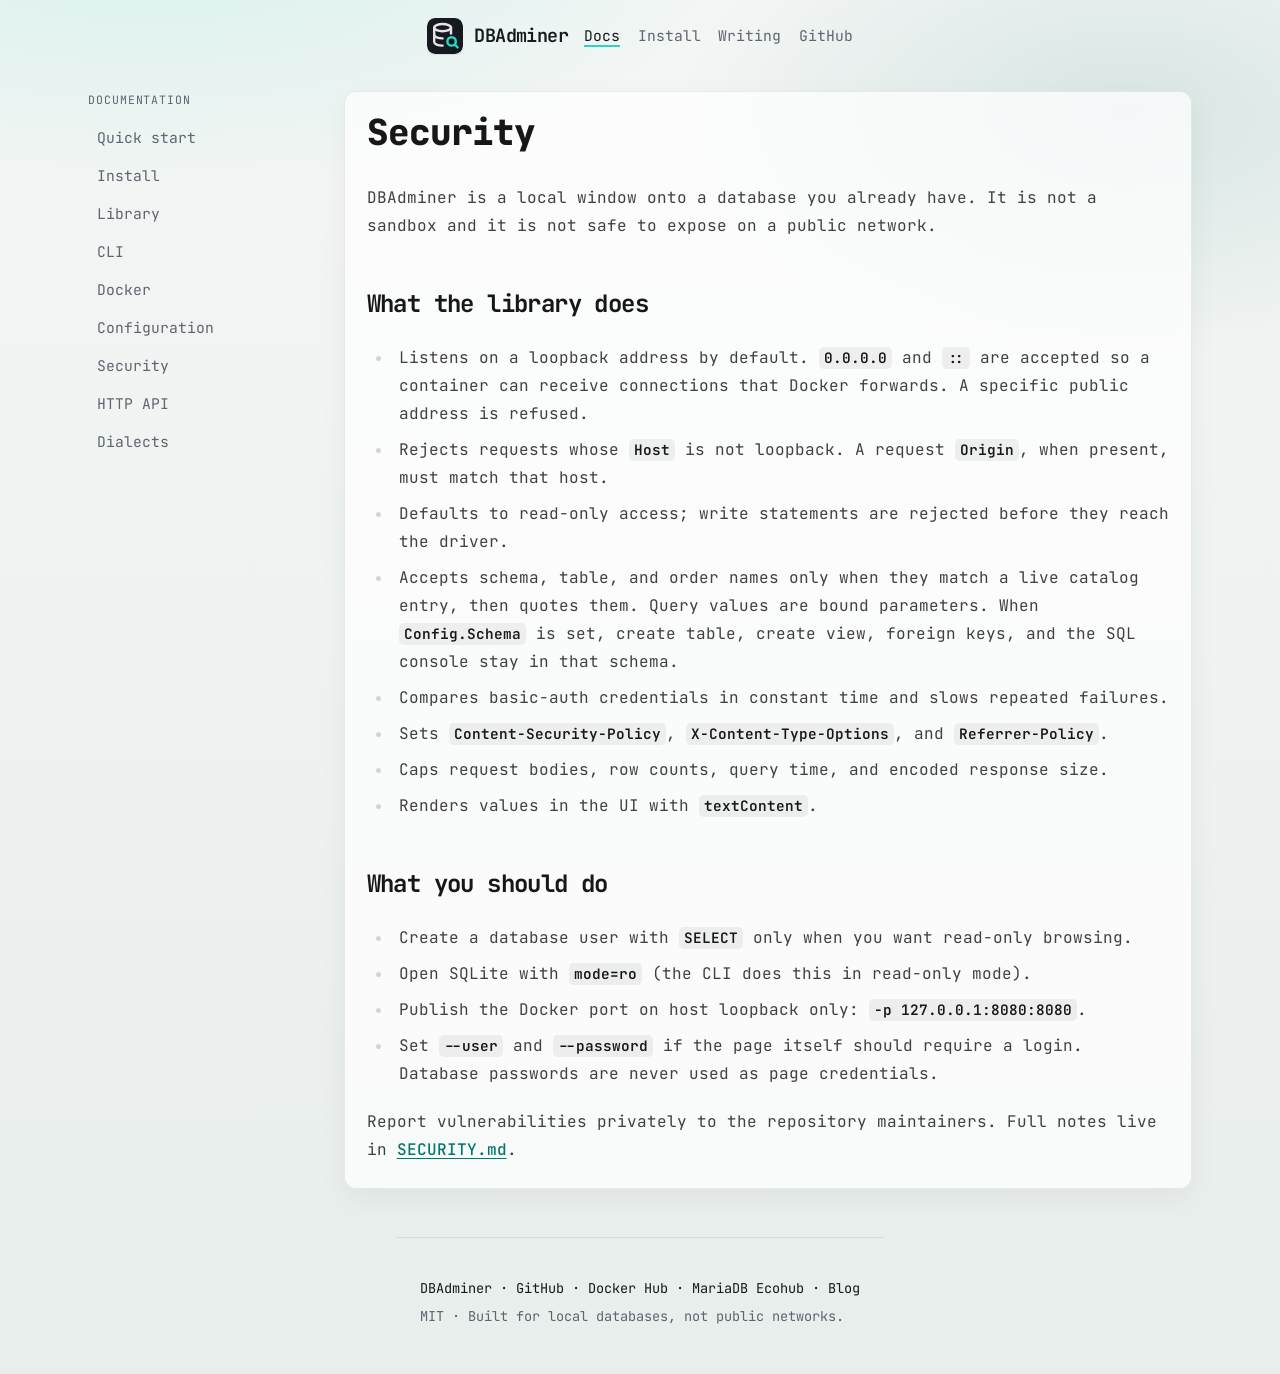
<file: docs/security/index.html>
<!doctype html>
<html lang="en">
	<head>
		<meta charset="utf-8" />
		<meta name="viewport" content="width=device-width, initial-scale=1" />
		<meta name="text-scale" content="scale" />
		<link href="../../_app/immutable/entry/start.IQ3_7JUY.js" rel="modulepreload">
		<link href="../../_app/immutable/entry/payload.DSmR2FwN.js" rel="modulepreload">
		<link href="../../_app/immutable/chunks/DclECHGd.js" rel="modulepreload">
		<link href="../../_app/immutable/chunks/B1r1QuWP.js" rel="modulepreload">
		<link href="../../_app/immutable/chunks/CEhEv8CO.js" rel="modulepreload">
		<link href="../../_app/immutable/chunks/Dq0He8JO.js" rel="modulepreload">
		<link href="../../_app/immutable/entry/app.2NiUg59D.js" rel="modulepreload">
		<link href="../../_app/immutable/nodes/0.CXHmW_wT.js" rel="modulepreload">
		<link href="../../_app/immutable/chunks/BqRiXfu2.js" rel="modulepreload">
		<link href="../../_app/immutable/chunks/Ckk4V6ec.js" rel="modulepreload">
		<link href="../../_app/immutable/nodes/2.BVaAukDi.js" rel="modulepreload">
		<link href="../../_app/immutable/nodes/12.CEEUZzRM.js" rel="modulepreload">
		<!--12qhfyh--><link rel="icon" href="/favicon.svg"/> <meta name="description" content="Start read-only. Download a binary, embed it next to a *sql.DB, or pull the Docker image."/> <meta property="og:title" content="DBAdminer"/> <meta property="og:description" content="Start read-only. Download a binary, embed it next to a *sql.DB, or pull the Docker image."/> <meta property="og:image" content="https://dbadminer.github.io/screenshot.png"/> <meta property="og:url" content="https://dbadminer.github.io"/> <meta name="twitter:card" content="summary_large_image"/><!----><!--1qwo2vp--><!----><title>Security · DBAdminer</title>
		<link href="../../_app/immutable/assets/0.fzq8kKC5.css" rel="stylesheet">
		<link href="../../_app/immutable/assets/2.KZYM3XbC.css" rel="stylesheet">
	</head>
	<body data-sveltekit-preload-data="hover">
		<div style="display: contents"><!--[--><!--[--><!--[0--><!--[--><div class="shell svelte-12qhfyh"><header class="site-header svelte-a8kxe2"><a class="brand svelte-a8kxe2" href="/"><img src="/logo.svg" alt="" width="36" height="36" class="svelte-a8kxe2"/> <span>DBAdminer</span></a> <nav aria-label="Primary" class="svelte-a8kxe2"><!--[--><!--[-1--><a href="/docs/" aria-current="page" class="svelte-a8kxe2">Docs</a><!--]--><!--[-1--><a href="/docs/install/" class="svelte-a8kxe2">Install</a><!--]--><!--[-1--><a href="/#writing" class="svelte-a8kxe2">Writing</a><!--]--><!--[0--><a href="https://github.com/dbadminer/dbadminer" rel="noopener noreferrer" target="_blank" class="svelte-a8kxe2">GitHub</a><!--]--><!--]--></nav></header><!----> <main class="svelte-12qhfyh"><!--[--><!--[0--><!--[--><div class="docs svelte-1bpnej"><aside class="sidebar svelte-py31u9"><p class="label svelte-py31u9">Documentation</p> <nav aria-label="Docs" class="svelte-py31u9"><!--[--><a href="/docs/" class="svelte-py31u9">Quick start</a><a href="/docs/install/" class="svelte-py31u9">Install</a><a href="/docs/library/" class="svelte-py31u9">Library</a><a href="/docs/cli/" class="svelte-py31u9">CLI</a><a href="/docs/docker/" class="svelte-py31u9">Docker</a><a href="/docs/configuration/" class="svelte-py31u9">Configuration</a><a href="/docs/security/" aria-current="page" class="svelte-py31u9">Security</a><a href="/docs/http-api/" class="svelte-py31u9">HTTP API</a><a href="/docs/dialects/" class="svelte-py31u9">Dialects</a><!--]--></nav></aside><!----> <article class="prose prose-neutral max-w-none prose-headings:tracking-tight prose-a:text-teal-700 prose-code:before:content-none prose-code:after:content-none svelte-1bpnej"><!--[--><!--[-1--><!--[--><h1>Security</h1> <p>DBAdminer is a local window onto a database you already have. It is not a sandbox and it is not safe
	to expose on a public network.</p> <h2>What the library does</h2> <ul><li>Listens on a loopback address by default. <code>0.0.0.0</code> and <code>::</code> are accepted so
		a container can receive connections that Docker forwards. A specific public address is refused.</li> <li>Rejects requests whose <code>Host</code> is not loopback. A request <code>Origin</code>, when
		present, must match that host.</li> <li>Defaults to read-only access; write statements are rejected before they reach the driver.</li> <li>Accepts schema, table, and order names only when they match a live catalog entry, then quotes
		them. Query values are bound parameters. When <code>Config.Schema</code> is set, create table,
		create view, foreign keys, and the SQL console stay in that schema.</li> <li>Compares basic-auth credentials in constant time and slows repeated failures.</li> <li>Sets <code>Content-Security-Policy</code>, <code>X-Content-Type-Options</code>, and <code>Referrer-Policy</code>.</li> <li>Caps request bodies, row counts, query time, and encoded response size.</li> <li>Renders values in the UI with <code>textContent</code>.</li></ul> <h2>What you should do</h2> <ul><li>Create a database user with <code>SELECT</code> only when you want read-only browsing.</li> <li>Open SQLite with <code>mode=ro</code> (the CLI does this in read-only mode).</li> <li>Publish the Docker port on host loopback only: <code>-p 127.0.0.1:8080:8080</code>.</li> <li>Set <code>--user</code> and <code>--password</code> if the page itself should require a login.
		Database passwords are never used as page credentials.</li></ul> <p>Report vulnerabilities privately to the repository maintainers. Full notes live in <a href="https://github.com/dbadminer/dbadminer/blob/main/SECURITY.md" rel="noopener noreferrer" target="_blank">SECURITY.md</a>.</p><!--]--><!--]--><!--]--><!----></article></div><!--]--><!--]--><!--]--><!----></main> <footer class="site-footer svelte-4jwo3w"><p class="svelte-4jwo3w"><a href="/" class="svelte-4jwo3w">DBAdminer</a> · <a href="https://github.com/dbadminer/dbadminer" rel="noopener noreferrer" target="_blank" class="svelte-4jwo3w">GitHub</a> · <a href="https://hub.docker.com/r/dbadminer/dbadminer" rel="noopener noreferrer" target="_blank" class="svelte-4jwo3w">Docker Hub</a> · <a href="https://ecohub.mariadb.org/database-management/dbadminer" rel="noopener noreferrer" target="_blank" class="svelte-4jwo3w">MariaDB Ecohub</a> · <a href="https://dev.to/rp01/i-built-a-database-explorer-that-cant-ruin-your-friday-hnh" rel="noopener noreferrer" target="_blank" class="svelte-4jwo3w">Blog</a></p> <p class="muted svelte-4jwo3w">MIT · Built for local databases, not public networks.</p></footer><!----></div><!--]--><!--]--><!--]--><!----> <!--[-1--><!--]--><!--]-->
			
			<script>
				{
					__sveltekit_2khhbn = {
						base: new URL("../..", location).pathname.slice(0, -1),
						version: "1795788056239"
					};

					const element = document.currentScript.parentElement;

					import("../../_app/immutable/entry/start.IQ3_7JUY.js").then(async (kit) => {
						kit.init(__sveltekit_2khhbn);
						const app = await import("../../_app/immutable/entry/app.2NiUg59D.js");
						kit.start(app, element, {
							node_ids: [0, 2, 12],
							data: [null,null,null],
							form: null,
							error: null
						});
					});
				}
			</script>
		</div>
	</body>
</html>
</file>
<file: _app/immutable/assets/3.CEhA4wqC.css>
.hero.svelte-1uha8ag{max-width:72rem;margin:0 auto;padding:2.5rem 1.5rem 1.25rem;animation:.7s both rise}.copy.svelte-1uha8ag{max-width:42rem}.brand.svelte-1uha8ag{letter-spacing:-.05em;color:var(--color-ink);margin:0 0 .85rem;font-size:clamp(2.4rem,6vw,4.4rem);font-weight:700;line-height:.95}h1.svelte-1uha8ag{letter-spacing:-.02em;color:var(--color-ink-soft);margin:0;font-size:clamp(1.15rem,2.4vw,1.55rem);font-weight:500;line-height:1.35}.lede.svelte-1uha8ag{max-width:38rem;color:var(--color-muted);margin:1rem 0 0;font-size:1rem;line-height:1.55;animation:.7s 80ms both rise}.lede.svelte-1uha8ag code:where(.svelte-1uha8ag){background:#18181f0f;border-radius:.3rem;padding:.05em .3em;font-size:.92em}.lede.svelte-1uha8ag a:where(.svelte-1uha8ag){color:var(--color-teal);font-weight:600;text-decoration:none}.lede.svelte-1uha8ag a:where(.svelte-1uha8ag):hover{text-decoration:underline}.ctas.svelte-1uha8ag{flex-wrap:wrap;gap:.65rem;margin-top:1.6rem;animation:.7s .14s both rise;display:flex}.ctas.svelte-1uha8ag a:where(.svelte-1uha8ag){border-radius:.45rem;justify-content:center;align-items:center;min-height:2.55rem;padding:0 1.05rem;font-size:.95rem;font-weight:600;text-decoration:none;transition:transform .16s,background .16s,box-shadow .16s;display:inline-flex}.ctas.svelte-1uha8ag a:where(.svelte-1uha8ag):hover{transform:translateY(-1px)}.primary.svelte-1uha8ag{background:var(--color-ink);color:#f7faf8;box-shadow:0 8px 20px #18181f2e}.primary.svelte-1uha8ag:hover{background:#101016}.secondary.svelte-1uha8ag{color:var(--color-teal);background:#14b8a629}.ghost.svelte-1uha8ag{color:var(--color-muted);background:#ffffff73;border:1px solid #18181f1f}.visual.svelte-1uha8ag{max-width:72rem;margin:0 auto;padding:.5rem 0 1.5rem;animation:.9s .18s both rise}.frame.svelte-1uha8ag{background:linear-gradient(90deg, transparent 0, #2dd4bf14 50%, transparent 100%), var(--color-ink);border-block:1px solid #18181f1f;position:relative;overflow:hidden;box-shadow:0 24px 60px #18181f2e}.frame.svelte-1uha8ag:before{content:"";pointer-events:none;opacity:.35;background-image:linear-gradient(#ffffff0a 1px,#0000 1px),linear-gradient(90deg,#ffffff0a 1px,#0000 1px);background-size:40px 40px;animation:18s linear infinite drift;position:absolute;inset:0}.frame.svelte-1uha8ag img:where(.svelte-1uha8ag){z-index:1;width:100%;height:auto;display:block;position:relative}.compose.svelte-1uha8ag,.writing.svelte-1uha8ag{max-width:72rem;margin:0 auto;padding:2rem 1.5rem 2.5rem;animation:.7s both rise}.compose.svelte-1uha8ag{gap:1.25rem;display:grid}.compose-copy.svelte-1uha8ag h2:where(.svelte-1uha8ag),.writing.svelte-1uha8ag h2:where(.svelte-1uha8ag){letter-spacing:-.03em;margin:0 0 .55rem;font-size:1.35rem}.compose-copy.svelte-1uha8ag p:where(.svelte-1uha8ag),.writing.svelte-1uha8ag p:where(.svelte-1uha8ag){max-width:36rem;color:var(--color-muted);margin:0;line-height:1.55}.compose-copy.svelte-1uha8ag code:where(.svelte-1uha8ag){background:#18181f0f;border-radius:.3rem;padding:.05em .3em;font-size:.92em}.more.svelte-1uha8ag{font-size:.92rem;margin-top:.75rem!important}.more.svelte-1uha8ag a:where(.svelte-1uha8ag){color:var(--color-teal);font-weight:600;text-decoration:none}.more.svelte-1uha8ag a:where(.svelte-1uha8ag):hover{text-decoration:underline}.compose.svelte-1uha8ag pre:where(.svelte-1uha8ag){color:#e8eeeb;background:#18181f;border-radius:.65rem;margin:0;padding:1.1rem 1.2rem;font-size:.84rem;line-height:1.5;overflow-x:auto;box-shadow:0 16px 40px #18181f24}.compose.svelte-1uha8ag pre:where(.svelte-1uha8ag) code:where(.svelte-1uha8ag){font-family:var(--font-mono)}.writing.svelte-1uha8ag ul:where(.svelte-1uha8ag){gap:.55rem;margin:.85rem 0 0;padding:0;list-style:none;display:grid}.writing.svelte-1uha8ag li:where(.svelte-1uha8ag){border-bottom:1px solid #18181f14;flex-wrap:wrap;justify-content:space-between;align-items:baseline;gap:.35rem 1rem;padding:.7rem 0;display:flex}.writing.svelte-1uha8ag li:where(.svelte-1uha8ag) a:where(.svelte-1uha8ag){letter-spacing:-.02em;font-weight:600;text-decoration:none}.writing.svelte-1uha8ag li:where(.svelte-1uha8ag) a:where(.svelte-1uha8ag):hover{color:var(--color-teal)}.writing.svelte-1uha8ag li:where(.svelte-1uha8ag) span:where(.svelte-1uha8ag){color:var(--color-muted);font-size:.85rem}@media (width>=900px){.visual.svelte-1uha8ag{padding-inline:0}.compose.svelte-1uha8ag{grid-template-columns:minmax(14rem,.9fr) minmax(0,1.4fr);align-items:start;gap:2rem}}
</file>
<file: _app/immutable/assets/2.KZYM3XbC.css>
.sidebar.svelte-py31u9{align-self:start;position:sticky;top:1rem}.label.svelte-py31u9{letter-spacing:.08em;text-transform:uppercase;color:var(--color-muted);margin:0 0 .75rem;font-size:.72rem}nav.svelte-py31u9{gap:.2rem;display:grid}a.svelte-py31u9{color:var(--color-muted);border-radius:.4rem;padding:.4rem .55rem;font-size:.92rem;text-decoration:none;transition:background .14s,color .14s;display:block}a.svelte-py31u9:hover{color:var(--color-ink);background:#18181f0a}a[aria-current=page].svelte-py31u9{color:var(--color-ink);background:#14b8a624;font-weight:600}.docs.svelte-1bpnej{gap:1.75rem;max-width:72rem;margin:0 auto;padding:1.25rem 1.5rem 3rem;animation:.55s both rise;display:grid}@media (width>=860px){.docs.svelte-1bpnej{grid-template-columns:13.5rem minmax(0,1fr);align-items:start;gap:2.5rem}}article.svelte-1bpnej{-webkit-backdrop-filter:blur(8px);backdrop-filter:blur(8px);background:#ffffffb8;border:1px solid #18181f14;border-radius:.75rem;min-width:0;padding:1.25rem 1.35rem 1.5rem;box-shadow:0 10px 30px #18181f0d}article.svelte-1bpnej pre{color:#e8eeeb;border-radius:.55rem;padding:1rem 1.1rem;font-size:.86rem;line-height:1.5;overflow-x:auto;background:#18181f!important}article.svelte-1bpnej code{font-size:.9em}article.svelte-1bpnej :not(pre)>code{background:#18181f0f;border-radius:.3rem;padding:.1em .35em}article.svelte-1bpnej table{width:100%;display:block;overflow-x:auto}
</file>
<file: _app/immutable/assets/0.fzq8kKC5.css>
/*! tailwindcss v4.3.4 | MIT License | https://tailwindcss.com */
@layer properties{@supports (((-webkit-hyphens:none)) and (not (margin-trim:block))) or ((-moz-orient:inline) and (not (color:rgb(from red r g b)))){*,:before,:after,::backdrop{--tw-rotate-x:initial;--tw-rotate-y:initial;--tw-rotate-z:initial;--tw-skew-x:initial;--tw-skew-y:initial;--tw-border-style:solid;--tw-backdrop-blur:initial;--tw-backdrop-brightness:initial;--tw-backdrop-contrast:initial;--tw-backdrop-grayscale:initial;--tw-backdrop-hue-rotate:initial;--tw-backdrop-invert:initial;--tw-backdrop-opacity:initial;--tw-backdrop-saturate:initial;--tw-backdrop-sepia:initial;--tw-tracking:initial;--tw-content:""}}}@layer theme{:root,:host{--font-sans:"JetBrains Mono Variable", ui-monospace, monospace;--font-mono:"JetBrains Mono Variable", ui-monospace, monospace;--color-teal-700:oklch(51.1% .096 186.391);--tracking-tight:-.025em;--default-transition-duration:.15s;--default-transition-timing-function:cubic-bezier(.4, 0, .2, 1);--default-font-family:var(--font-sans);--default-mono-font-family:var(--font-mono);--color-ink:#18181f;--color-ink-soft:#2a2a33;--color-paper:#f4f6f5;--color-paper-deep:#e8eeeb;--color-teal:#0f766e;--color-teal-glow:#2dd4bf;--color-muted:#5c6570}}@layer base{*,:after,:before,::backdrop{box-sizing:border-box;border:0 solid;margin:0;padding:0}::file-selector-button{box-sizing:border-box;border:0 solid;margin:0;padding:0}html,:host{-webkit-text-size-adjust:100%;tab-size:4;line-height:1.5;font-family:var(--default-font-family,-apple-system, BlinkMacSystemFont, "Segoe UI", Roboto, "Helvetica Neue", "Noto Sans", Arial, sans-serif, "Apple Color Emoji", "Segoe UI Emoji", "Segoe UI Symbol", "Noto Color Emoji");font-feature-settings:var(--default-font-feature-settings,normal);font-variation-settings:var(--default-font-variation-settings,normal);-webkit-tap-highlight-color:transparent}hr{height:0;color:inherit;border-top-width:1px}abbr:where([title]){-webkit-text-decoration:underline dotted;text-decoration:underline dotted}h1,h2,h3,h4,h5,h6{font-size:inherit;font-weight:inherit}a{color:inherit;-webkit-text-decoration:inherit;-webkit-text-decoration:inherit;-webkit-text-decoration:inherit;-webkit-text-decoration:inherit;text-decoration:inherit}b,strong{font-weight:bolder}code,kbd,samp,pre{font-family:var(--default-mono-font-family,ui-monospace, SFMono-Regular, Menlo, Monaco, Consolas, "Liberation Mono", "Courier New", monospace);font-feature-settings:var(--default-mono-font-feature-settings,normal);font-variation-settings:var(--default-mono-font-variation-settings,normal);font-size:1em}small{font-size:80%}sub,sup{vertical-align:baseline;font-size:75%;line-height:0;position:relative}sub{bottom:-.25em}sup{top:-.5em}table{text-indent:0;border-color:inherit;border-collapse:collapse}:-moz-focusring:where(:not(iframe)){outline:auto}progress{vertical-align:baseline}summary{display:list-item}ol,ul,menu{list-style:none}img,svg,video,canvas,audio,iframe,embed,object{vertical-align:middle;display:block}img,video{max-width:100%;height:auto}button,input,select,optgroup,textarea{font:inherit;font-feature-settings:inherit;font-variation-settings:inherit;letter-spacing:inherit;color:inherit;opacity:1;background-color:#0000;border-radius:0}::file-selector-button{font:inherit;font-feature-settings:inherit;font-variation-settings:inherit;letter-spacing:inherit;color:inherit;opacity:1;background-color:#0000;border-radius:0}:where(select:is([multiple],[size])) optgroup{font-weight:bolder}:where(select:is([multiple],[size])) optgroup option{padding-inline-start:20px}::file-selector-button{margin-inline-end:4px}::placeholder{opacity:1}@supports (not ((-webkit-appearance:-apple-pay-button))) or (contain-intrinsic-size:1px){::placeholder{color:currentColor}@supports (color:color-mix(in lab, red, red)){::placeholder{color:color-mix(in oklab, currentcolor 50%, transparent)}}}textarea{resize:vertical}::-webkit-search-decoration{-webkit-appearance:none}::-webkit-date-and-time-value{min-height:1lh;text-align:inherit}::-webkit-datetime-edit{display:inline-flex}::-webkit-datetime-edit-fields-wrapper{padding:0}::-webkit-datetime-edit{padding-block:0}::-webkit-datetime-edit-year-field{padding-block:0}::-webkit-datetime-edit-month-field{padding-block:0}::-webkit-datetime-edit-day-field{padding-block:0}::-webkit-datetime-edit-hour-field{padding-block:0}::-webkit-datetime-edit-minute-field{padding-block:0}::-webkit-datetime-edit-second-field{padding-block:0}::-webkit-datetime-edit-millisecond-field{padding-block:0}::-webkit-datetime-edit-meridiem-field{padding-block:0}::-webkit-calendar-picker-indicator{line-height:1}:-moz-ui-invalid{box-shadow:none}button,input:where([type=button],[type=reset],[type=submit]){appearance:button}::file-selector-button{appearance:button}::-webkit-inner-spin-button{height:auto}::-webkit-outer-spin-button{height:auto}[hidden]:where(:not([hidden=until-found])){display:none!important}html{scroll-behavior:smooth}body{background:radial-gradient(1200px 600px at 12% -10%, #2dd4bf2e, transparent 55%), radial-gradient(900px 500px at 88% 8%, #0f766e1f, transparent 50%), linear-gradient(180deg, var(--color-paper) 0%, #eef2f0 48%, var(--color-paper-deep) 100%);min-height:100vh;color:var(--color-ink);font-family:var(--font-sans);font-feature-settings:"ss01" on, "cv02" on;-webkit-font-smoothing:antialiased;margin:0}a{color:inherit;text-underline-offset:.2em;text-decoration-thickness:1px}code,kbd,pre{font-family:var(--font-mono)}}@layer components;@layer utilities{.container{width:100%}@media (width>=40rem){.container{max-width:40rem}}@media (width>=48rem){.container{max-width:48rem}}@media (width>=64rem){.container{max-width:64rem}}@media (width>=80rem){.container{max-width:80rem}}@media (width>=96rem){.container{max-width:96rem}}.prose{color:var(--tw-prose-body);max-width:65ch}.prose :where(p):not(:where([class~=not-prose],[class~=not-prose] *)){margin-top:1.25em;margin-bottom:1.25em}.prose :where([class~=lead]):not(:where([class~=not-prose],[class~=not-prose] *)){color:var(--tw-prose-lead);margin-top:1.2em;margin-bottom:1.2em;font-size:1.25em;line-height:1.6}.prose :where(a):not(:where([class~=not-prose],[class~=not-prose] *)){color:var(--tw-prose-links);font-weight:500;text-decoration:underline}.prose :where(strong):not(:where([class~=not-prose],[class~=not-prose] *)){color:var(--tw-prose-bold);font-weight:600}.prose :where(a strong):not(:where([class~=not-prose],[class~=not-prose] *)),.prose :where(blockquote strong):not(:where([class~=not-prose],[class~=not-prose] *)),.prose :where(thead th strong):not(:where([class~=not-prose],[class~=not-prose] *)){color:inherit}.prose :where(ol):not(:where([class~=not-prose],[class~=not-prose] *)){margin-top:1.25em;margin-bottom:1.25em;padding-inline-start:1.625em;list-style-type:decimal}.prose :where(ol[type=A]):not(:where([class~=not-prose],[class~=not-prose] *)){list-style-type:upper-alpha}.prose :where(ol[type=a]):not(:where([class~=not-prose],[class~=not-prose] *)){list-style-type:lower-alpha}.prose :where(ol[type=A s]):not(:where([class~=not-prose],[class~=not-prose] *)){list-style-type:upper-alpha}.prose :where(ol[type=a s]):not(:where([class~=not-prose],[class~=not-prose] *)){list-style-type:lower-alpha}.prose :where(ol[type=I]):not(:where([class~=not-prose],[class~=not-prose] *)){list-style-type:upper-roman}.prose :where(ol[type=i]):not(:where([class~=not-prose],[class~=not-prose] *)){list-style-type:lower-roman}.prose :where(ol[type=I s]):not(:where([class~=not-prose],[class~=not-prose] *)){list-style-type:upper-roman}.prose :where(ol[type=i s]):not(:where([class~=not-prose],[class~=not-prose] *)){list-style-type:lower-roman}.prose :where(ol[type="1"]):not(:where([class~=not-prose],[class~=not-prose] *)){list-style-type:decimal}.prose :where(ul):not(:where([class~=not-prose],[class~=not-prose] *)){margin-top:1.25em;margin-bottom:1.25em;padding-inline-start:1.625em;list-style-type:disc}.prose :where(ol>li):not(:where([class~=not-prose],[class~=not-prose] *))::marker{color:var(--tw-prose-counters);font-weight:400}.prose :where(ul>li):not(:where([class~=not-prose],[class~=not-prose] *))::marker{color:var(--tw-prose-bullets)}.prose :where(dt):not(:where([class~=not-prose],[class~=not-prose] *)){color:var(--tw-prose-headings);margin-top:1.25em;font-weight:600}.prose :where(hr):not(:where([class~=not-prose],[class~=not-prose] *)){border-color:var(--tw-prose-hr);border-top-width:1px;margin-top:3em;margin-bottom:3em}.prose :where(blockquote):not(:where([class~=not-prose],[class~=not-prose] *)){color:var(--tw-prose-quotes);border-inline-start-width:.25rem;border-inline-start-color:var(--tw-prose-quote-borders);quotes:"“""”""‘""’";margin-top:1.6em;margin-bottom:1.6em;padding-inline-start:1em;font-style:italic;font-weight:500}.prose :where(blockquote p:first-of-type):not(:where([class~=not-prose],[class~=not-prose] *)):before{content:open-quote}.prose :where(blockquote p:last-of-type):not(:where([class~=not-prose],[class~=not-prose] *)):after{content:close-quote}.prose :where(h1):not(:where([class~=not-prose],[class~=not-prose] *)){color:var(--tw-prose-headings);margin-top:0;margin-bottom:.888889em;font-size:2.25em;font-weight:800;line-height:1.11111}.prose :where(h1 strong):not(:where([class~=not-prose],[class~=not-prose] *)){color:inherit;font-weight:900}.prose :where(h2):not(:where([class~=not-prose],[class~=not-prose] *)){color:var(--tw-prose-headings);margin-top:2em;margin-bottom:1em;font-size:1.5em;font-weight:700;line-height:1.33333}.prose :where(h2 strong):not(:where([class~=not-prose],[class~=not-prose] *)){color:inherit;font-weight:800}.prose :where(h3):not(:where([class~=not-prose],[class~=not-prose] *)){color:var(--tw-prose-headings);margin-top:1.6em;margin-bottom:.6em;font-size:1.25em;font-weight:600;line-height:1.6}.prose :where(h3 strong):not(:where([class~=not-prose],[class~=not-prose] *)){color:inherit;font-weight:700}.prose :where(h4):not(:where([class~=not-prose],[class~=not-prose] *)){color:var(--tw-prose-headings);margin-top:1.5em;margin-bottom:.5em;font-weight:600;line-height:1.5}.prose :where(h4 strong):not(:where([class~=not-prose],[class~=not-prose] *)){color:inherit;font-weight:700}.prose :where(img):not(:where([class~=not-prose],[class~=not-prose] *)){margin-top:2em;margin-bottom:2em}.prose :where(picture):not(:where([class~=not-prose],[class~=not-prose] *)){margin-top:2em;margin-bottom:2em;display:block}.prose :where(video):not(:where([class~=not-prose],[class~=not-prose] *)){margin-top:2em;margin-bottom:2em}.prose :where(kbd):not(:where([class~=not-prose],[class~=not-prose] *)){color:var(--tw-prose-kbd);box-shadow:0 0 0 1px var(--tw-prose-kbd-shadows), 0 3px 0 var(--tw-prose-kbd-shadows);padding-top:.1875em;padding-inline-end:.375em;padding-bottom:.1875em;border-radius:.3125rem;padding-inline-start:.375em;font-family:inherit;font-size:.875em;font-weight:500}.prose :where(code):not(:where([class~=not-prose],[class~=not-prose] *)){color:var(--tw-prose-code);font-size:.875em;font-weight:600}.prose :where(code):not(:where([class~=not-prose],[class~=not-prose] *)):before,.prose :where(code):not(:where([class~=not-prose],[class~=not-prose] *)):after{content:"`"}.prose :where(a code):not(:where([class~=not-prose],[class~=not-prose] *)),.prose :where(h1 code):not(:where([class~=not-prose],[class~=not-prose] *)){color:inherit}.prose :where(h2 code):not(:where([class~=not-prose],[class~=not-prose] *)){color:inherit;font-size:.875em}.prose :where(h3 code):not(:where([class~=not-prose],[class~=not-prose] *)){color:inherit;font-size:.9em}.prose :where(h4 code):not(:where([class~=not-prose],[class~=not-prose] *)),.prose :where(blockquote code):not(:where([class~=not-prose],[class~=not-prose] *)),.prose :where(thead th code):not(:where([class~=not-prose],[class~=not-prose] *)){color:inherit}.prose :where(pre):not(:where([class~=not-prose],[class~=not-prose] *)){color:var(--tw-prose-pre-code);background-color:var(--tw-prose-pre-bg);padding-top:.857143em;padding-inline-end:1.14286em;padding-bottom:.857143em;border-radius:.375rem;margin-top:1.71429em;margin-bottom:1.71429em;padding-inline-start:1.14286em;font-size:.875em;font-weight:400;line-height:1.71429;overflow-x:auto}.prose :where(pre code):not(:where([class~=not-prose],[class~=not-prose] *)){font-weight:inherit;color:inherit;font-size:inherit;font-family:inherit;line-height:inherit;background-color:#0000;border-width:0;border-radius:0;padding:0}.prose :where(pre code):not(:where([class~=not-prose],[class~=not-prose] *)):before,.prose :where(pre code):not(:where([class~=not-prose],[class~=not-prose] *)):after{content:none}.prose :where(table):not(:where([class~=not-prose],[class~=not-prose] *)){table-layout:auto;width:100%;margin-top:2em;margin-bottom:2em;font-size:.875em;line-height:1.71429}.prose :where(thead):not(:where([class~=not-prose],[class~=not-prose] *)){border-bottom-width:1px;border-bottom-color:var(--tw-prose-th-borders)}.prose :where(thead th):not(:where([class~=not-prose],[class~=not-prose] *)){color:var(--tw-prose-headings);vertical-align:bottom;padding-inline-end:.571429em;padding-bottom:.571429em;padding-inline-start:.571429em;font-weight:600}.prose :where(tbody tr):not(:where([class~=not-prose],[class~=not-prose] *)){border-bottom-width:1px;border-bottom-color:var(--tw-prose-td-borders)}.prose :where(tbody tr:last-child):not(:where([class~=not-prose],[class~=not-prose] *)){border-bottom-width:0}.prose :where(tbody td):not(:where([class~=not-prose],[class~=not-prose] *)){vertical-align:baseline}.prose :where(tfoot):not(:where([class~=not-prose],[class~=not-prose] *)){border-top-width:1px;border-top-color:var(--tw-prose-th-borders)}.prose :where(tfoot td):not(:where([class~=not-prose],[class~=not-prose] *)){vertical-align:top}.prose :where(th,td):not(:where([class~=not-prose],[class~=not-prose] *)){text-align:start}.prose :where(figure>*):not(:where([class~=not-prose],[class~=not-prose] *)){margin-top:0;margin-bottom:0}.prose :where(figcaption):not(:where([class~=not-prose],[class~=not-prose] *)){color:var(--tw-prose-captions);margin-top:.857143em;font-size:.875em;line-height:1.42857}.prose{--tw-prose-body:oklch(37.3% .034 259.733);--tw-prose-headings:oklch(21% .034 264.665);--tw-prose-lead:oklch(44.6% .03 256.802);--tw-prose-links:oklch(21% .034 264.665);--tw-prose-bold:oklch(21% .034 264.665);--tw-prose-counters:oklch(55.1% .027 264.364);--tw-prose-bullets:oklch(87.2% .01 258.338);--tw-prose-hr:oklch(92.8% .006 264.531);--tw-prose-quotes:oklch(21% .034 264.665);--tw-prose-quote-borders:oklch(92.8% .006 264.531);--tw-prose-captions:oklch(55.1% .027 264.364);--tw-prose-kbd:oklch(21% .034 264.665);--tw-prose-kbd-shadows:oklab(21% -.00316127 -.0338527/.1);--tw-prose-code:oklch(21% .034 264.665);--tw-prose-pre-code:oklch(92.8% .006 264.531);--tw-prose-pre-bg:oklch(27.8% .033 256.848);--tw-prose-th-borders:oklch(87.2% .01 258.338);--tw-prose-td-borders:oklch(92.8% .006 264.531);--tw-prose-invert-body:oklch(87.2% .01 258.338);--tw-prose-invert-headings:#fff;--tw-prose-invert-lead:oklch(70.7% .022 261.325);--tw-prose-invert-links:#fff;--tw-prose-invert-bold:#fff;--tw-prose-invert-counters:oklch(70.7% .022 261.325);--tw-prose-invert-bullets:oklch(44.6% .03 256.802);--tw-prose-invert-hr:oklch(37.3% .034 259.733);--tw-prose-invert-quotes:oklch(96.7% .003 264.542);--tw-prose-invert-quote-borders:oklch(37.3% .034 259.733);--tw-prose-invert-captions:oklch(70.7% .022 261.325);--tw-prose-invert-kbd:#fff;--tw-prose-invert-kbd-shadows:#ffffff1a;--tw-prose-invert-code:#fff;--tw-prose-invert-pre-code:oklch(87.2% .01 258.338);--tw-prose-invert-pre-bg:#00000080;--tw-prose-invert-th-borders:oklch(44.6% .03 256.802);--tw-prose-invert-td-borders:oklch(37.3% .034 259.733);font-size:1rem;line-height:1.75}.prose :where(picture>img):not(:where([class~=not-prose],[class~=not-prose] *)){margin-top:0;margin-bottom:0}.prose :where(li):not(:where([class~=not-prose],[class~=not-prose] *)){margin-top:.5em;margin-bottom:.5em}.prose :where(ol>li):not(:where([class~=not-prose],[class~=not-prose] *)),.prose :where(ul>li):not(:where([class~=not-prose],[class~=not-prose] *)){padding-inline-start:.375em}.prose :where(.prose>ul>li p):not(:where([class~=not-prose],[class~=not-prose] *)){margin-top:.75em;margin-bottom:.75em}.prose :where(.prose>ul>li>p:first-child):not(:where([class~=not-prose],[class~=not-prose] *)){margin-top:1.25em}.prose :where(.prose>ul>li>p:last-child):not(:where([class~=not-prose],[class~=not-prose] *)){margin-bottom:1.25em}.prose :where(.prose>ol>li>p:first-child):not(:where([class~=not-prose],[class~=not-prose] *)){margin-top:1.25em}.prose :where(.prose>ol>li>p:last-child):not(:where([class~=not-prose],[class~=not-prose] *)){margin-bottom:1.25em}.prose :where(ul ul,ul ol,ol ul,ol ol):not(:where([class~=not-prose],[class~=not-prose] *)){margin-top:.75em;margin-bottom:.75em}.prose :where(dl):not(:where([class~=not-prose],[class~=not-prose] *)){margin-top:1.25em;margin-bottom:1.25em}.prose :where(dd):not(:where([class~=not-prose],[class~=not-prose] *)){margin-top:.5em;padding-inline-start:1.625em}.prose :where(hr+*):not(:where([class~=not-prose],[class~=not-prose] *)),.prose :where(h2+*):not(:where([class~=not-prose],[class~=not-prose] *)),.prose :where(h3+*):not(:where([class~=not-prose],[class~=not-prose] *)),.prose :where(h4+*):not(:where([class~=not-prose],[class~=not-prose] *)){margin-top:0}.prose :where(thead th:first-child):not(:where([class~=not-prose],[class~=not-prose] *)){padding-inline-start:0}.prose :where(thead th:last-child):not(:where([class~=not-prose],[class~=not-prose] *)){padding-inline-end:0}.prose :where(tbody td,tfoot td):not(:where([class~=not-prose],[class~=not-prose] *)){padding-top:.571429em;padding-inline-end:.571429em;padding-bottom:.571429em;padding-inline-start:.571429em}.prose :where(tbody td:first-child,tfoot td:first-child):not(:where([class~=not-prose],[class~=not-prose] *)){padding-inline-start:0}.prose :where(tbody td:last-child,tfoot td:last-child):not(:where([class~=not-prose],[class~=not-prose] *)){padding-inline-end:0}.prose :where(figure):not(:where([class~=not-prose],[class~=not-prose] *)){margin-top:2em;margin-bottom:2em}.prose :where(.prose>:first-child):not(:where([class~=not-prose],[class~=not-prose] *)){margin-top:0}.prose :where(.prose>:last-child):not(:where([class~=not-prose],[class~=not-prose] *)){margin-bottom:0}.contents{display:contents}.flex{display:flex}.hidden{display:none}.table{display:table}.max-w-none{max-width:none}.transform{transform:var(--tw-rotate-x, ) var(--tw-rotate-y, ) var(--tw-rotate-z, ) var(--tw-skew-x, ) var(--tw-skew-y, )}.flex-wrap{flex-wrap:wrap}.border{border-style:var(--tw-border-style);border-width:1px}.backdrop-filter{-webkit-backdrop-filter:var(--tw-backdrop-blur, ) var(--tw-backdrop-brightness, ) var(--tw-backdrop-contrast, ) var(--tw-backdrop-grayscale, ) var(--tw-backdrop-hue-rotate, ) var(--tw-backdrop-invert, ) var(--tw-backdrop-opacity, ) var(--tw-backdrop-saturate, ) var(--tw-backdrop-sepia, );backdrop-filter:var(--tw-backdrop-blur, ) var(--tw-backdrop-brightness, ) var(--tw-backdrop-contrast, ) var(--tw-backdrop-grayscale, ) var(--tw-backdrop-hue-rotate, ) var(--tw-backdrop-invert, ) var(--tw-backdrop-opacity, ) var(--tw-backdrop-saturate, ) var(--tw-backdrop-sepia, )}.transition{transition-property:color,background-color,border-color,outline-color,text-decoration-color,fill,stroke,--tw-gradient-from,--tw-gradient-via,--tw-gradient-to,opacity,box-shadow,transform,translate,scale,rotate,filter,-webkit-backdrop-filter,backdrop-filter,display,content-visibility,overlay,pointer-events;transition-timing-function:var(--tw-ease,var(--default-transition-timing-function));transition-duration:var(--tw-duration,var(--default-transition-duration))}.prose-neutral{--tw-prose-body:oklch(37.1% 0 none);--tw-prose-headings:oklch(20.5% 0 none);--tw-prose-lead:oklch(43.9% 0 none);--tw-prose-links:oklch(20.5% 0 none);--tw-prose-bold:oklch(20.5% 0 none);--tw-prose-counters:oklch(55.6% 0 none);--tw-prose-bullets:oklch(87% 0 none);--tw-prose-hr:oklch(92.2% 0 none);--tw-prose-quotes:oklch(20.5% 0 none);--tw-prose-quote-borders:oklch(92.2% 0 none);--tw-prose-captions:oklch(55.6% 0 none);--tw-prose-kbd:oklch(20.5% 0 none);--tw-prose-kbd-shadows:oklab(20.5% 0 0/.1);--tw-prose-code:oklch(20.5% 0 none);--tw-prose-pre-code:oklch(92.2% 0 none);--tw-prose-pre-bg:oklch(26.9% 0 none);--tw-prose-th-borders:oklch(87% 0 none);--tw-prose-td-borders:oklch(92.2% 0 none);--tw-prose-invert-body:oklch(87% 0 none);--tw-prose-invert-headings:#fff;--tw-prose-invert-lead:oklch(70.8% 0 none);--tw-prose-invert-links:#fff;--tw-prose-invert-bold:#fff;--tw-prose-invert-counters:oklch(70.8% 0 none);--tw-prose-invert-bullets:oklch(43.9% 0 none);--tw-prose-invert-hr:oklch(37.1% 0 none);--tw-prose-invert-quotes:oklch(97% 0 none);--tw-prose-invert-quote-borders:oklch(37.1% 0 none);--tw-prose-invert-captions:oklch(70.8% 0 none);--tw-prose-invert-kbd:#fff;--tw-prose-invert-kbd-shadows:#ffffff1a;--tw-prose-invert-code:#fff;--tw-prose-invert-pre-code:oklch(87% 0 none);--tw-prose-invert-pre-bg:#00000080;--tw-prose-invert-th-borders:oklch(43.9% 0 none);--tw-prose-invert-td-borders:oklch(37.1% 0 none)}.prose-headings\:tracking-tight :where(h1,h2,h3,h4,h5,h6,th):not(:where([class~=not-prose],[class~=not-prose] *)){--tw-tracking:var(--tracking-tight);letter-spacing:var(--tracking-tight)}.prose-a\:text-teal-700 :where(a):not(:where([class~=not-prose],[class~=not-prose] *)){color:var(--color-teal-700)}.prose-code\:before\:content-none :where(code):not(:where([class~=not-prose],[class~=not-prose] *)):before,.prose-code\:after\:content-none :where(code):not(:where([class~=not-prose],[class~=not-prose] *)):after{content:var(--tw-content);--tw-content:none;content:none}}@font-face{font-family:JetBrains Mono Variable;font-style:normal;font-display:swap;font-weight:100 800;src:url([data-uri])format("woff2-variations");unicode-range:U+460-52F,U+1C80-1C8A,U+20B4,U+2DE0-2DFF,U+A640-A69F,U+FE2E-FE2F}@font-face{font-family:JetBrains Mono Variable;font-style:normal;font-display:swap;font-weight:100 800;src:url(./jetbrains-mono-cyrillic-wght-normal.D73BlboJ.woff2)format("woff2-variations");unicode-range:U+301,U+400-45F,U+490-491,U+4B0-4B1,U+2116}@font-face{font-family:JetBrains Mono Variable;font-style:normal;font-display:swap;font-weight:100 800;src:url(./jetbrains-mono-greek-wght-normal.Bw9x6K1M.woff2)format("woff2-variations");unicode-range:U+370-377,U+37A-37F,U+384-38A,U+38C,U+38E-3A1,U+3A3-3FF}@font-face{font-family:JetBrains Mono Variable;font-style:normal;font-display:swap;font-weight:100 800;src:url(./jetbrains-mono-vietnamese-wght-normal.Bt-aOZkq.woff2)format("woff2-variations");unicode-range:U+102-103,U+110-111,U+128-129,U+168-169,U+1A0-1A1,U+1AF-1B0,U+300-301,U+303-304,U+308-309,U+323,U+329,U+1EA0-1EF9,U+20AB}@font-face{font-family:JetBrains Mono Variable;font-style:normal;font-display:swap;font-weight:100 800;src:url(./jetbrains-mono-latin-ext-wght-normal.DBQx-q_a.woff2)format("woff2-variations");unicode-range:U+100-2BA,U+2BD-2C5,U+2C7-2CC,U+2CE-2D7,U+2DD-2FF,U+304,U+308,U+329,U+1D00-1DBF,U+1E00-1E9F,U+1EF2-1EFF,U+2020,U+20A0-20AB,U+20AD-20C0,U+2113,U+2C60-2C7F,U+A720-A7FF}@font-face{font-family:JetBrains Mono Variable;font-style:normal;font-display:swap;font-weight:100 800;src:url(./jetbrains-mono-latin-wght-normal.B9CIFXIH.woff2)format("woff2-variations");unicode-range:U+??,U+131,U+152-153,U+2BB-2BC,U+2C6,U+2DA,U+2DC,U+304,U+308,U+329,U+2000-206F,U+20AC,U+2122,U+2191,U+2193,U+2212,U+2215,U+FEFF,U+FFFD}@keyframes rise{0%{opacity:0;transform:translateY(14px)}to{opacity:1;transform:translateY(0)}}@keyframes fade{0%{opacity:0}to{opacity:1}}@keyframes drift{0%{background-position:0 0}to{background-position:40px 40px}}@media (prefers-reduced-motion:reduce){html{scroll-behavior:auto}*,:before,:after{transition-duration:.01ms!important;animation-duration:.01ms!important;animation-iteration-count:1!important}}@property --tw-rotate-x{syntax:"*";inherits:false}@property --tw-rotate-y{syntax:"*";inherits:false}@property --tw-rotate-z{syntax:"*";inherits:false}@property --tw-skew-x{syntax:"*";inherits:false}@property --tw-skew-y{syntax:"*";inherits:false}@property --tw-border-style{syntax:"*";inherits:false;initial-value:solid}@property --tw-backdrop-blur{syntax:"*";inherits:false}@property --tw-backdrop-brightness{syntax:"*";inherits:false}@property --tw-backdrop-contrast{syntax:"*";inherits:false}@property --tw-backdrop-grayscale{syntax:"*";inherits:false}@property --tw-backdrop-hue-rotate{syntax:"*";inherits:false}@property --tw-backdrop-invert{syntax:"*";inherits:false}@property --tw-backdrop-opacity{syntax:"*";inherits:false}@property --tw-backdrop-saturate{syntax:"*";inherits:false}@property --tw-backdrop-sepia{syntax:"*";inherits:false}@property --tw-tracking{syntax:"*";inherits:false}@property --tw-content{syntax:"*";inherits:false;initial-value:""}.site-footer.svelte-4jwo3w{border-top:1px solid #18181f14;gap:.45rem;max-width:72rem;margin:0 auto;padding:2.5rem 1.5rem 3rem;font-size:.85rem;display:grid}.site-footer.svelte-4jwo3w a:where(.svelte-4jwo3w){text-decoration:none}.site-footer.svelte-4jwo3w a:where(.svelte-4jwo3w):hover{text-decoration:underline}.muted.svelte-4jwo3w{color:var(--color-muted);margin:0}p.svelte-4jwo3w{margin:0}.site-header.svelte-a8kxe2{justify-content:space-between;align-items:center;gap:1rem;max-width:72rem;margin:0 auto;padding:1.1rem 1.5rem;animation:.5s both fade;display:flex}.brand.svelte-a8kxe2{letter-spacing:-.03em;align-items:center;gap:.7rem;font-size:1.15rem;font-weight:650;text-decoration:none;display:inline-flex}.brand.svelte-a8kxe2 img:where(.svelte-a8kxe2){border-radius:.45rem;box-shadow:0 1px #18181f14}nav.svelte-a8kxe2{flex-wrap:wrap;gap:.35rem 1.1rem;font-size:.92rem;display:flex}nav.svelte-a8kxe2 a:where(.svelte-a8kxe2){color:var(--color-muted);text-decoration:none;transition:color .16s}nav.svelte-a8kxe2 a:where(.svelte-a8kxe2):hover,nav.svelte-a8kxe2 a[aria-current=page]:where(.svelte-a8kxe2){color:var(--color-ink)}nav.svelte-a8kxe2 a[aria-current=page]:where(.svelte-a8kxe2){box-shadow:inset 0 -2px 0 var(--color-teal-glow)}.shell.svelte-12qhfyh{flex-direction:column;min-height:100vh;display:flex}main.svelte-12qhfyh{flex:1}
</file>
